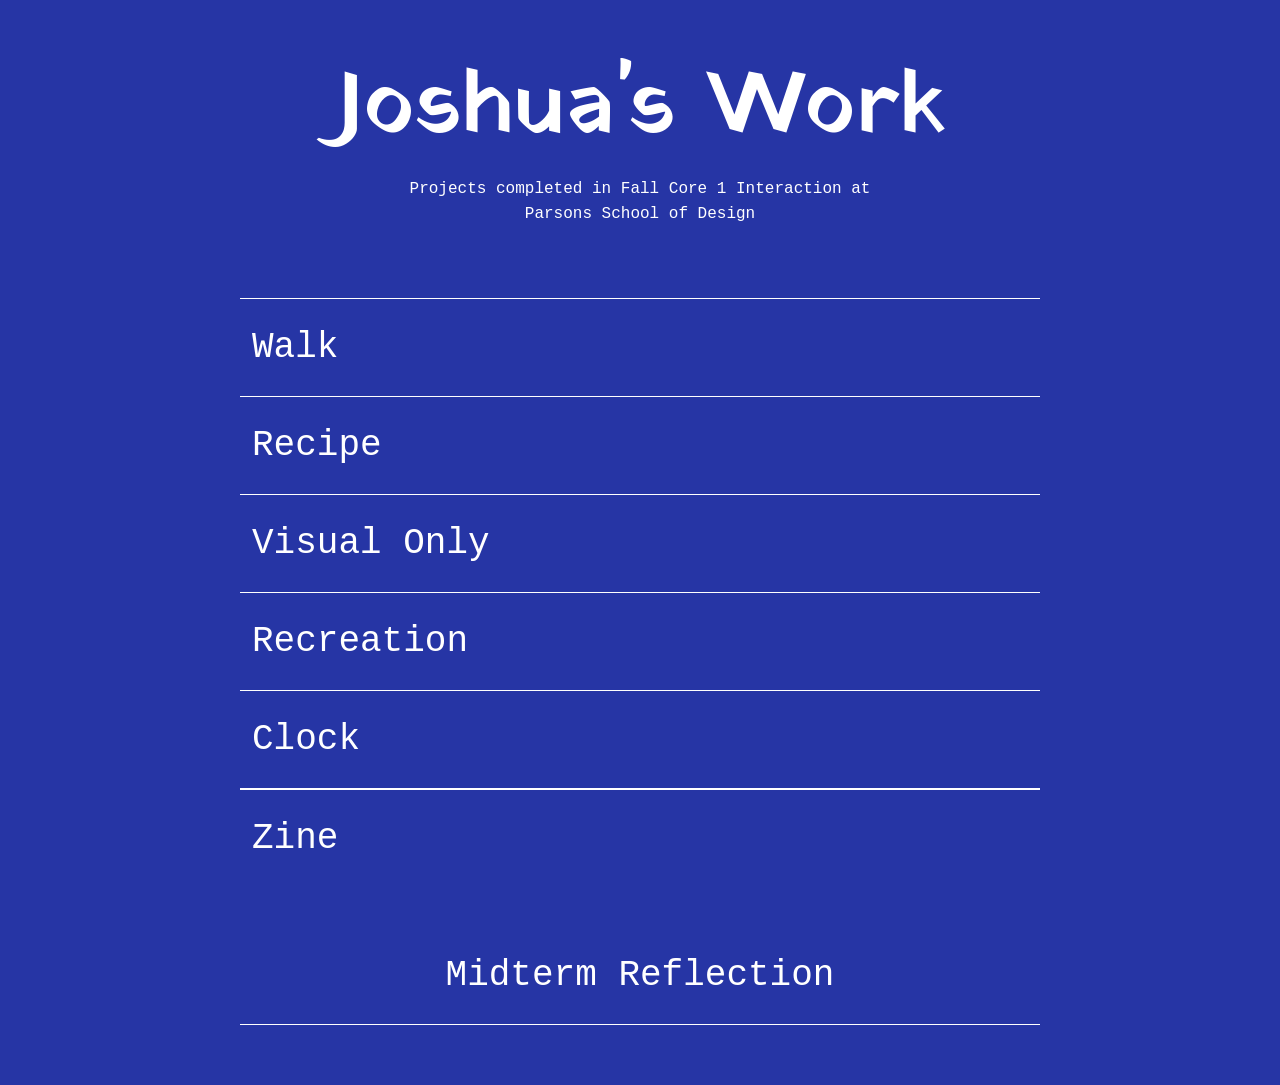
<file: index.html>
<!DOCTYPE html>
<html lang="en">

<head>
  <meta charset="utf-8">
  <meta name="viewport" content="width=device-width, initial-scale=1">

  <link rel="stylesheet" href="main.css">

  <link rel="preconnect" href="https://fonts.googleapis.com">
  <link rel="preconnect" href="https://fonts.gstatic.com" crossorigin>
  <link href="https://fonts.googleapis.com/css2?family=Yatra+One&display=swap"
    rel="stylesheet">

  <link rel="icon" type="image/png" href="favicon.png">

  <title>Joshua's Core 1 Interaction Projects</title>
</head>

<body>
  <div class="wrapper">

    <header class="heading">
      <h1>Joshua's Work</h1>
      <p>
        Projects completed in Fall Core 1 Interaction
        at Parsons School of Design
      </p>
    </header>

    <main class="entries">
      <div class="entry">
        <a href="projects/walk/index.html">Walk</a>
      </div>

      <div class="entry">
        <a href="projects/recipe/index.html">Recipe</a>
      </div>

      <div class="entry">
        <a href="projects/visual_only/index.html">Visual Only</a>
      </div>

      <div class="entry">
        <a href="projects/recreation/index.html">Recreation</a>
      </div>

      <div class="entry">
        <a href="projects/clock/index.html">Clock</a>
      </div>
    </main>
       
      <div class="entry">
        <a href="projects/Collabrative Zine/index.html">Zine</a>
    <footer>
      <a href="reflection.html">Midterm Reflection</a>
    </footer>

  </div>
</body>

</html>
</file>
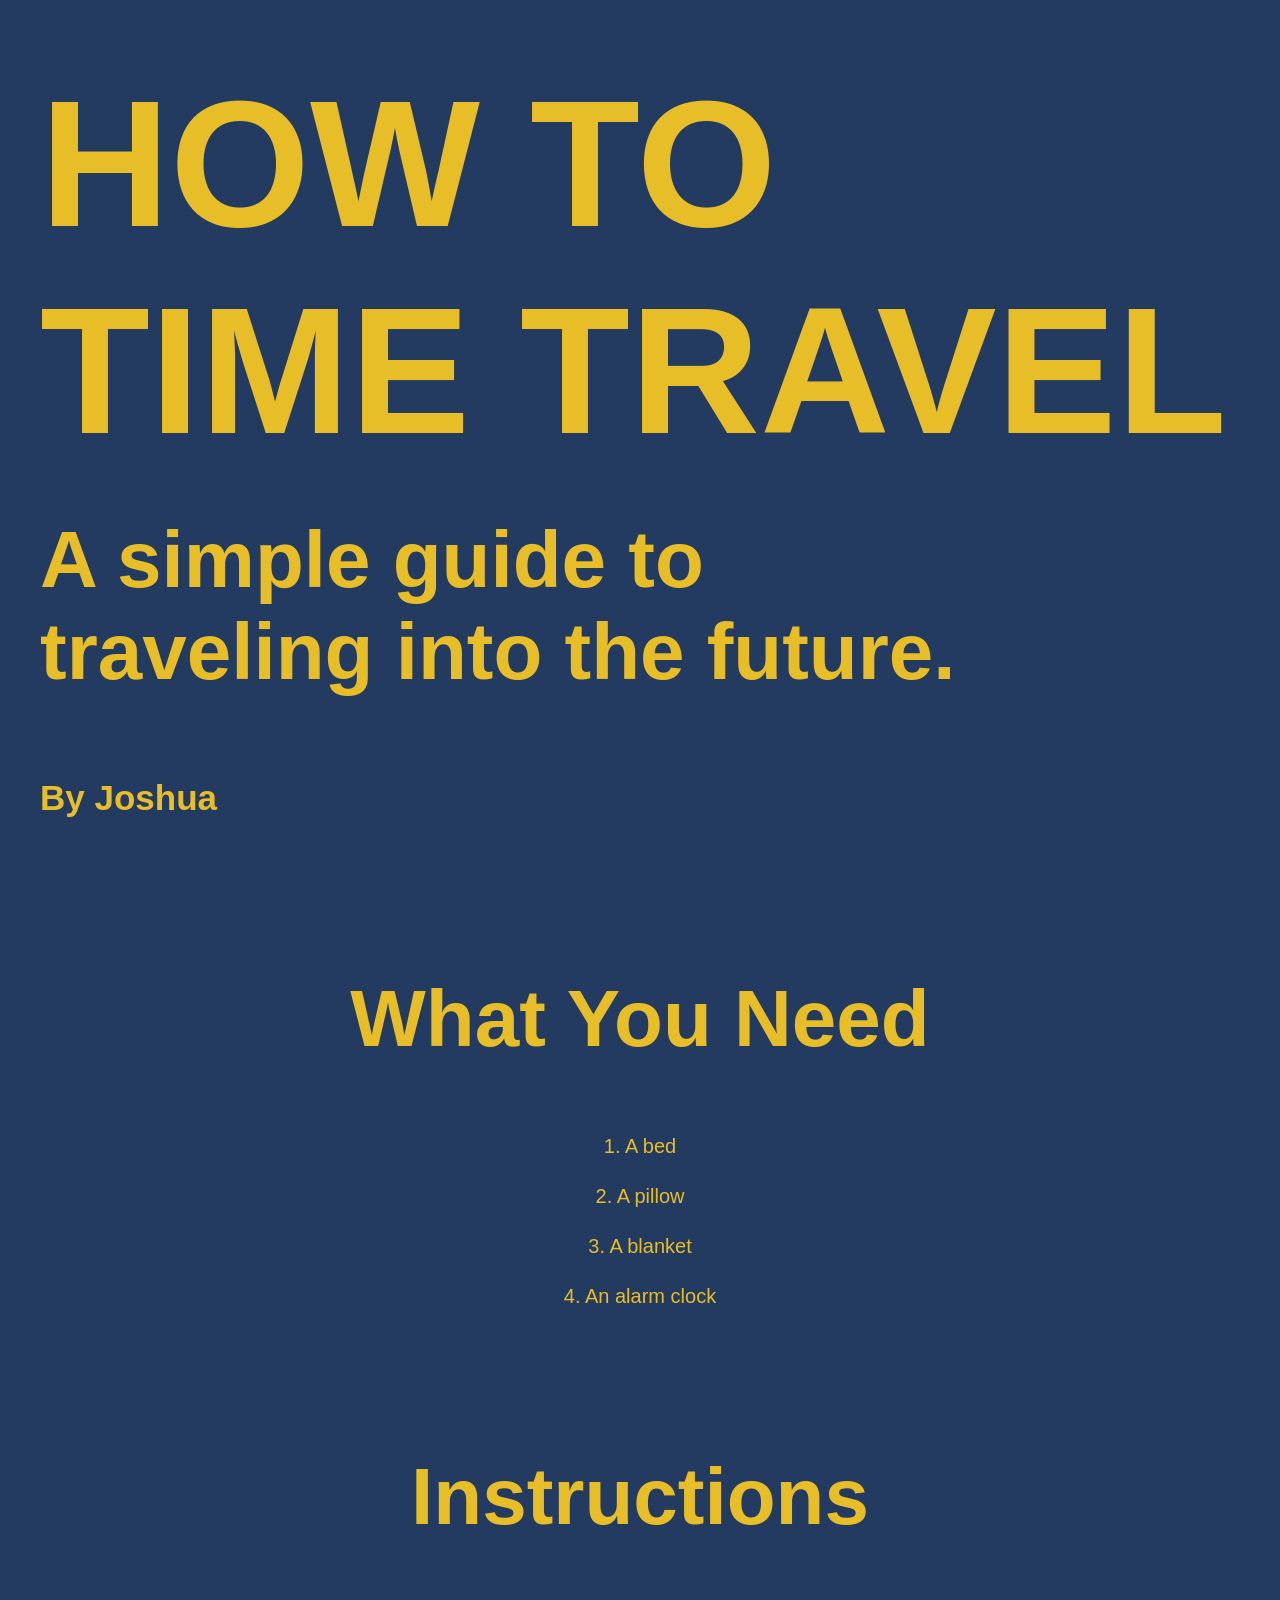
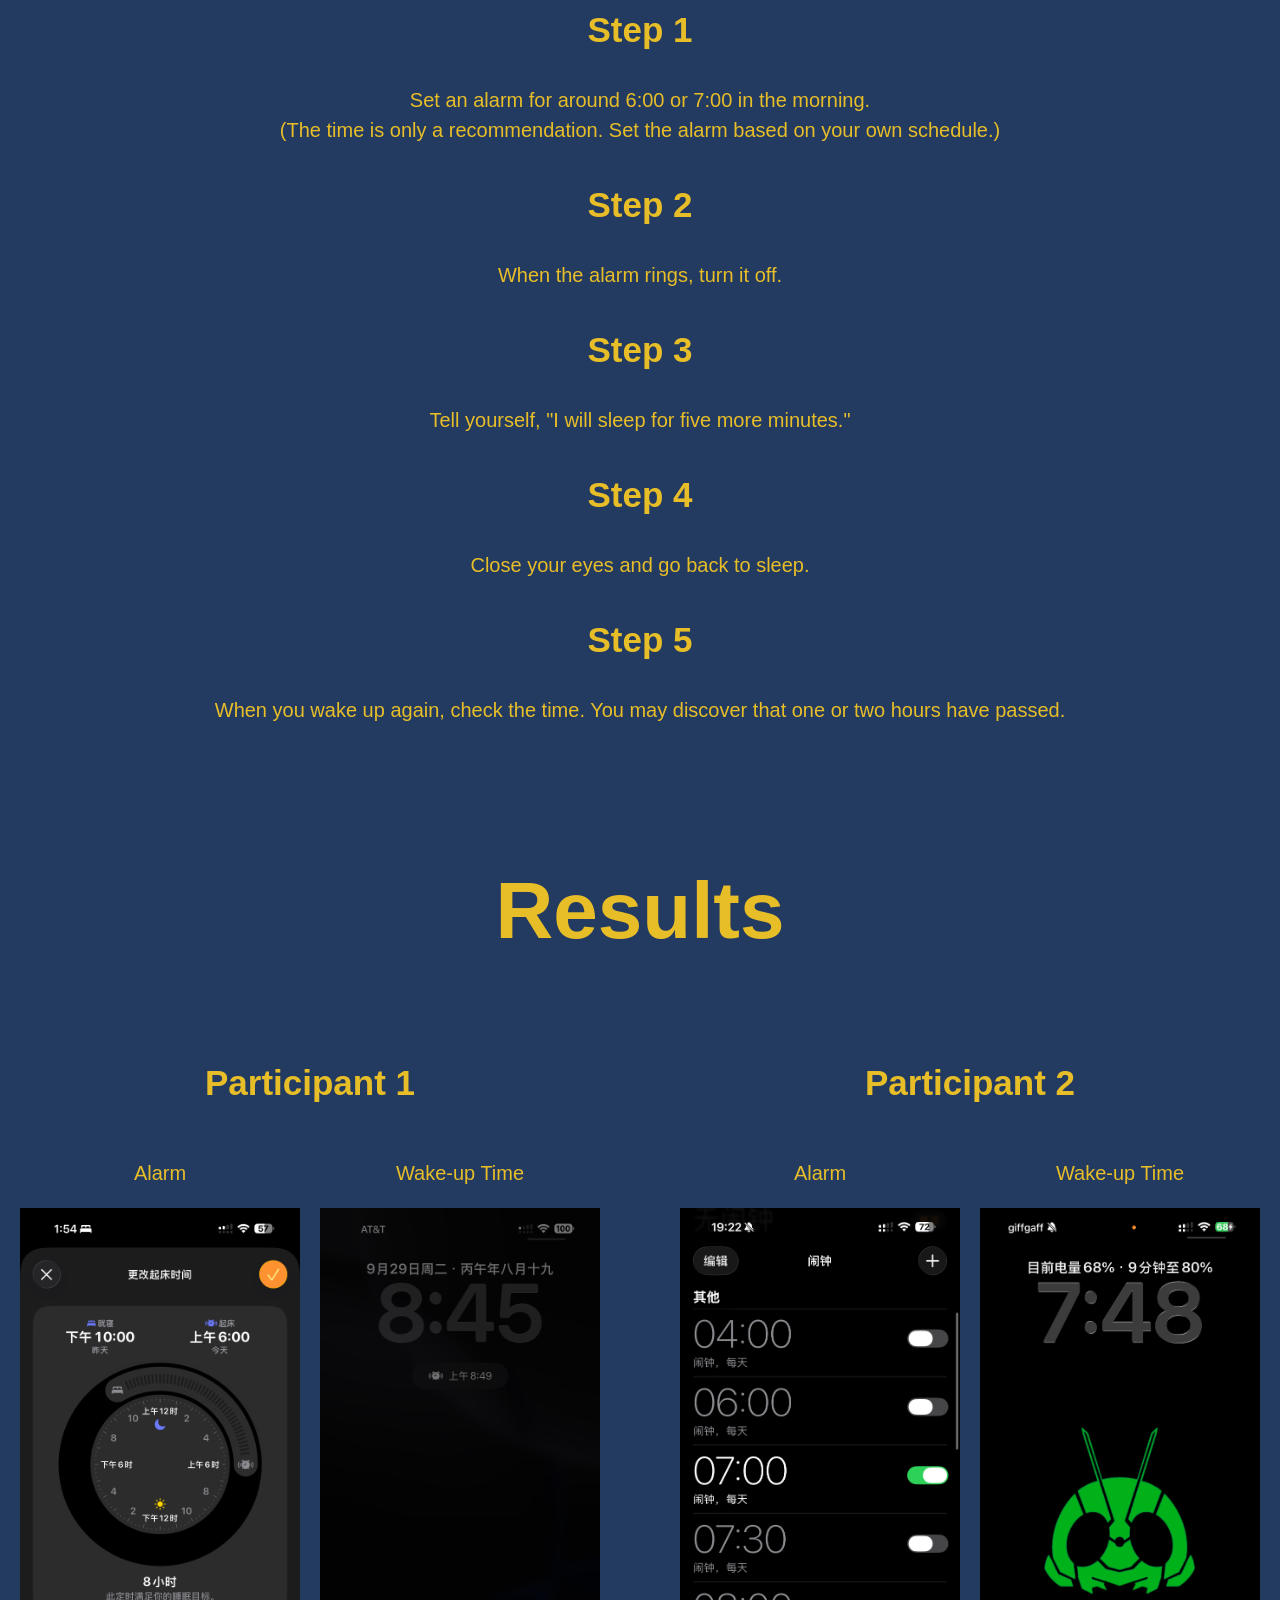
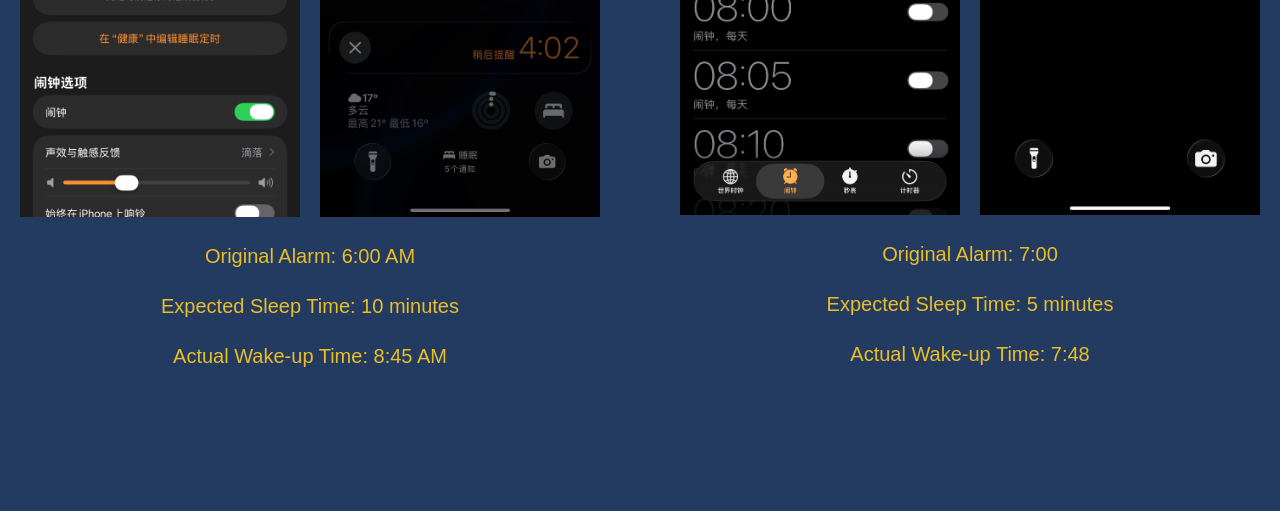
<file: project/recipe/index.html>
<!DOCTYPE html>
<html>
<head>
  <title>How to Time Travel</title>
  <link rel="stylesheet" href="style.css">
</head>

<body>

  <div class="title">
    <h1>
      HOW TO <br>
      TIME TRAVEL
    </h1>

    <h2>
      A simple guide to<br>
      traveling into the future.
    </h2>

    <h3>By Joshua</h3>
  </div>


  <div class="section">
    <h2>What You Need</h2>

    <p>1. A bed</p>
    <p>2. A pillow</p>
    <p>3. A blanket</p>
    <p>4. An alarm clock</p>
  </div>


  <div class="section">
    <h2>Instructions</h2>

    <h3>Step 1</h3>
    <p>
      Set an alarm for around 6:00 or 7:00 in the morning.<br>
      (The time is only a recommendation. Set the alarm based on your own schedule.)
    </p>

    <h3>Step 2</h3>
    <p>
      When the alarm rings, turn it off.
    </p>

    <h3>Step 3</h3>
    <p>
      Tell yourself, "I will sleep for five more minutes."
    </p>

    <h3>Step 4</h3>
    <p>
      Close your eyes and go back to sleep.
    </p>

    <h3>Step 5</h3>
    <p>
      When you wake up again, check the time.
      You may discover that one or two hours have passed.
    </p>
  </div>


  <div class="section">
    <h2>Results</h2>

    <div class="results-container">

      <div class="result">
        <h3>Participant 1</h3>

        <div class="photo-container">

          <div class="photo-item">
            <p>Alarm</p>
            <div class="result-image-box">
             <img src="img/cindy clock.png">
            </div>
          </div>

          <div class="photo-item">
            <p>Wake-up Time</p>
            <div class="result-image-box">
              <img src="img/cindy real wake up time.png">
            </div>
          </div>

        </div>

        <p>Original Alarm: 6:00 AM</p>
        <p>Expected Sleep Time: 10 minutes</p>
        <p>Actual Wake-up Time: 8:45 AM</p>
      </div>


      <div class="result">
        <h3>Participant 2</h3>

        <div class="photo-container">

          <div class="photo-item">
            <p>Alarm</p>

            <div class="result-image-box">
            <img src="img/justin Clock.png">
            </div>
          </div>

          <div class="photo-item">
            <p>Wake-up Time</p>

            <div class="result-image-box">
             <img src="img/justin real wake up time.png">
            </div>
          </div>

        </div>

        <p>Original Alarm: 7:00</p>
        <p>Expected Sleep Time: 5 minutes</p>
        <p>Actual Wake-up Time: 7:48</p>
      </div>

    </div>
  </div>


</body>
</html>
</file>
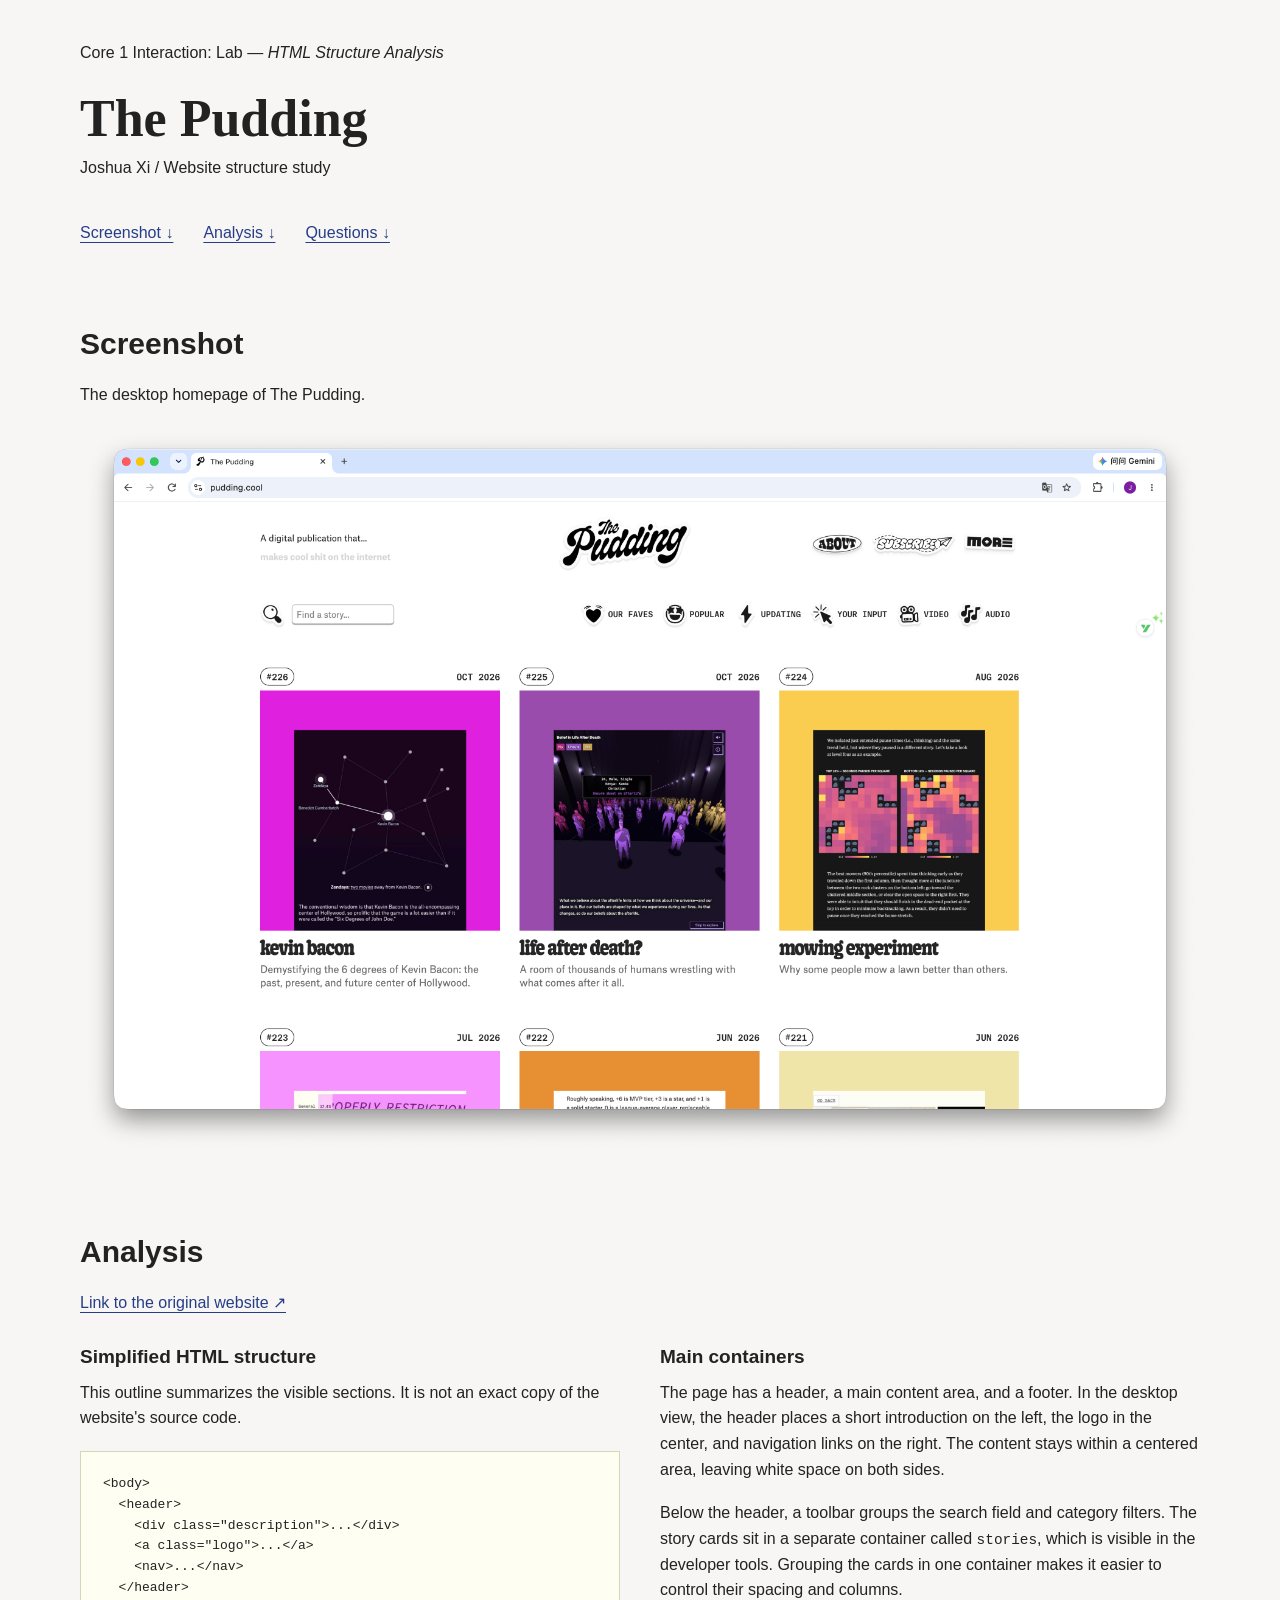
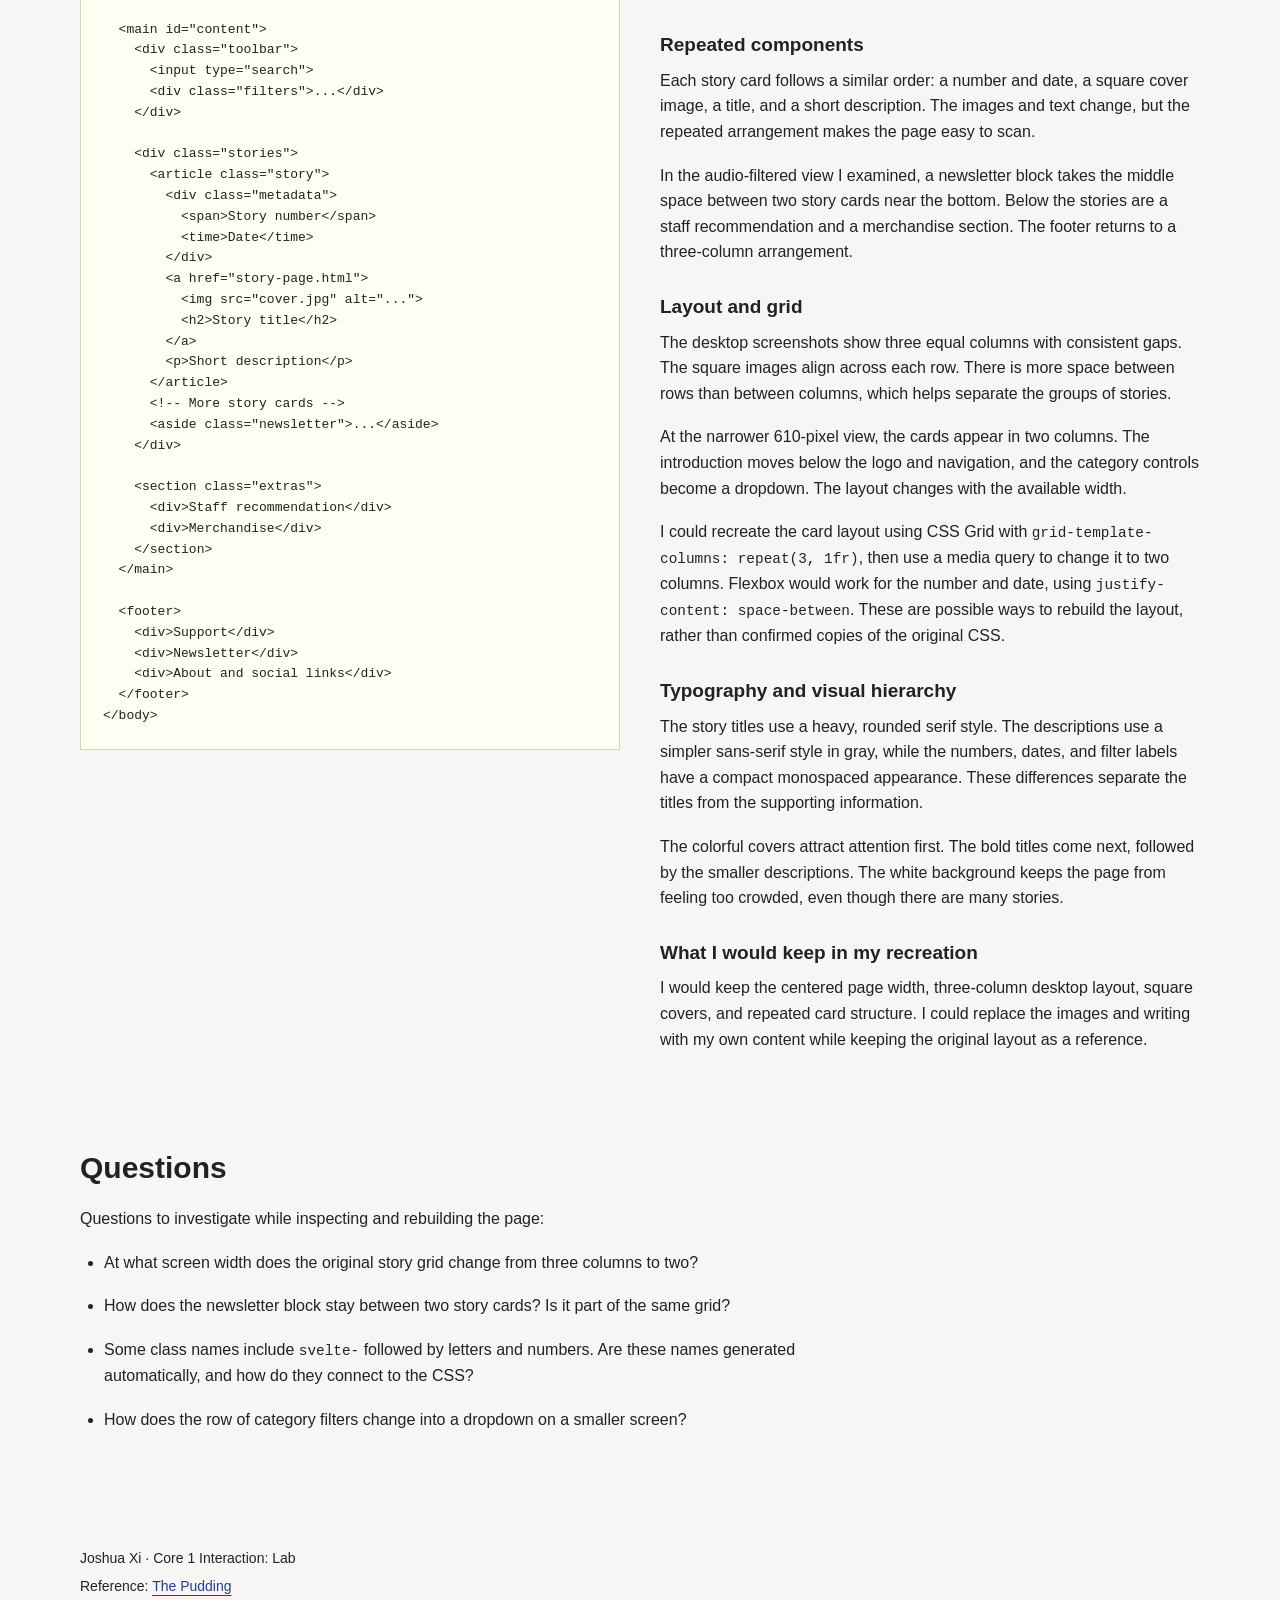
<file: projects/analysis/index.html>
<!DOCTYPE html>
<html lang="en">
  <head>
    <meta charset="utf-8">
    <title>The Pudding — HTML Structure Analysis</title>
    <meta name="viewport" content="width=device-width, initial-scale=1">
    <link rel="stylesheet" href="main.css">
  </head>
  <body>
    <header>
      Core 1 Interaction: Lab — <em>HTML Structure Analysis</em>
      <h1>The Pudding</h1>
      <p>Joshua Xi / Website structure study</p>
    </header>

    <nav id="table-of-contents" aria-label="Page contents">
      <ul>
        <li><a href="#screenshot">Screenshot ↓</a></li>
        <li><a href="#analysis">Analysis ↓</a></li>
        <li><a href="#questions">Questions ↓</a></li>
      </ul>
    </nav>

    <main>
      <section id="screenshot">
        <h2>Screenshot</h2>
        <p>The desktop homepage of The Pudding.</p>
        <img src="imgs/screenshot.png" alt="The Pudding homepage with a centered logo, navigation, and three columns of story cards.">
      </section>

      <section id="analysis">
        <h2>Analysis</h2>
        <p><a href="https://pudding.cool/" target="_blank" rel="noopener noreferrer">Link to the original website ↗</a></p>
        <div class="grid-col-2">
          <div>
            <h3>Simplified HTML structure</h3>
            <p>This outline summarizes the visible sections. It is not an exact copy of the website's source code.</p>
            <pre id="analysis--simplified-html"><code>&lt;body&gt;
  &lt;header&gt;
    &lt;div class="description"&gt;...&lt;/div&gt;
    &lt;a class="logo"&gt;...&lt;/a&gt;
    &lt;nav&gt;...&lt;/nav&gt;
  &lt;/header&gt;

  &lt;main id="content"&gt;
    &lt;div class="toolbar"&gt;
      &lt;input type="search"&gt;
      &lt;div class="filters"&gt;...&lt;/div&gt;
    &lt;/div&gt;

    &lt;div class="stories"&gt;
      &lt;article class="story"&gt;
        &lt;div class="metadata"&gt;
          &lt;span&gt;Story number&lt;/span&gt;
          &lt;time&gt;Date&lt;/time&gt;
        &lt;/div&gt;
        &lt;a href="story-page.html"&gt;
          &lt;img src="cover.jpg" alt="..."&gt;
          &lt;h2&gt;Story title&lt;/h2&gt;
        &lt;/a&gt;
        &lt;p&gt;Short description&lt;/p&gt;
      &lt;/article&gt;
      &lt;!-- More story cards --&gt;
      &lt;aside class="newsletter"&gt;...&lt;/aside&gt;
    &lt;/div&gt;

    &lt;section class="extras"&gt;
      &lt;div&gt;Staff recommendation&lt;/div&gt;
      &lt;div&gt;Merchandise&lt;/div&gt;
    &lt;/section&gt;
  &lt;/main&gt;

  &lt;footer&gt;
    &lt;div&gt;Support&lt;/div&gt;
    &lt;div&gt;Newsletter&lt;/div&gt;
    &lt;div&gt;About and social links&lt;/div&gt;
  &lt;/footer&gt;
&lt;/body&gt;</code></pre>
          </div>

          <div id="analysis--text">
            <h3>Main containers</h3>
            <p>The page has a header, a main content area, and a footer. In the desktop view, the header places a short introduction on the left, the logo in the center, and navigation links on the right. The content stays within a centered area, leaving white space on both sides.</p>
            <p>Below the header, a toolbar groups the search field and category filters. The story cards sit in a separate container called <code>stories</code>, which is visible in the developer tools. Grouping the cards in one container makes it easier to control their spacing and columns.</p>

            <h3>Repeated components</h3>
            <p>Each story card follows a similar order: a number and date, a square cover image, a title, and a short description. The images and text change, but the repeated arrangement makes the page easy to scan.</p>
            <p>In the audio-filtered view I examined, a newsletter block takes the middle space between two story cards near the bottom. Below the stories are a staff recommendation and a merchandise section. The footer returns to a three-column arrangement.</p>

            <h3>Layout and grid</h3>
            <p>The desktop screenshots show three equal columns with consistent gaps. The square images align across each row. There is more space between rows than between columns, which helps separate the groups of stories.</p>
            <p>At the narrower 610-pixel view, the cards appear in two columns. The introduction moves below the logo and navigation, and the category controls become a dropdown. The layout changes with the available width.</p>
            <p>I could recreate the card layout using CSS Grid with <code>grid-template-columns: repeat(3, 1fr)</code>, then use a media query to change it to two columns. Flexbox would work for the number and date, using <code>justify-content: space-between</code>. These are possible ways to rebuild the layout, rather than confirmed copies of the original CSS.</p>

            <h3>Typography and visual hierarchy</h3>
            <p>The story titles use a heavy, rounded serif style. The descriptions use a simpler sans-serif style in gray, while the numbers, dates, and filter labels have a compact monospaced appearance. These differences separate the titles from the supporting information.</p>
            <p>The colorful covers attract attention first. The bold titles come next, followed by the smaller descriptions. The white background keeps the page from feeling too crowded, even though there are many stories.</p>

            <h3>What I would keep in my recreation</h3>
            <p>I would keep the centered page width, three-column desktop layout, square covers, and repeated card structure. I could replace the images and writing with my own content while keeping the original layout as a reference.</p>
          </div>
        </div>
      </section>

      <section id="questions">
        <h2>Questions</h2>
        <p>Questions to investigate while inspecting and rebuilding the page:</p>
        <ul>
          <li>At what screen width does the original story grid change from three columns to two?</li>
          <li>How does the newsletter block stay between two story cards? Is it part of the same grid?</li>
          <li>Some class names include <code>svelte-</code> followed by letters and numbers. Are these names generated automatically, and how do they connect to the CSS?</li>
          <li>How does the row of category filters change into a dropdown on a smaller screen?</li>
        </ul>
      </section>
    </main>

    <footer>
      <p>Joshua Xi · Core 1 Interaction: Lab</p>
      <p>Reference: <a href="https://pudding.cool/">The Pudding</a></p>
    </footer>
  </body>
</html>
</file>
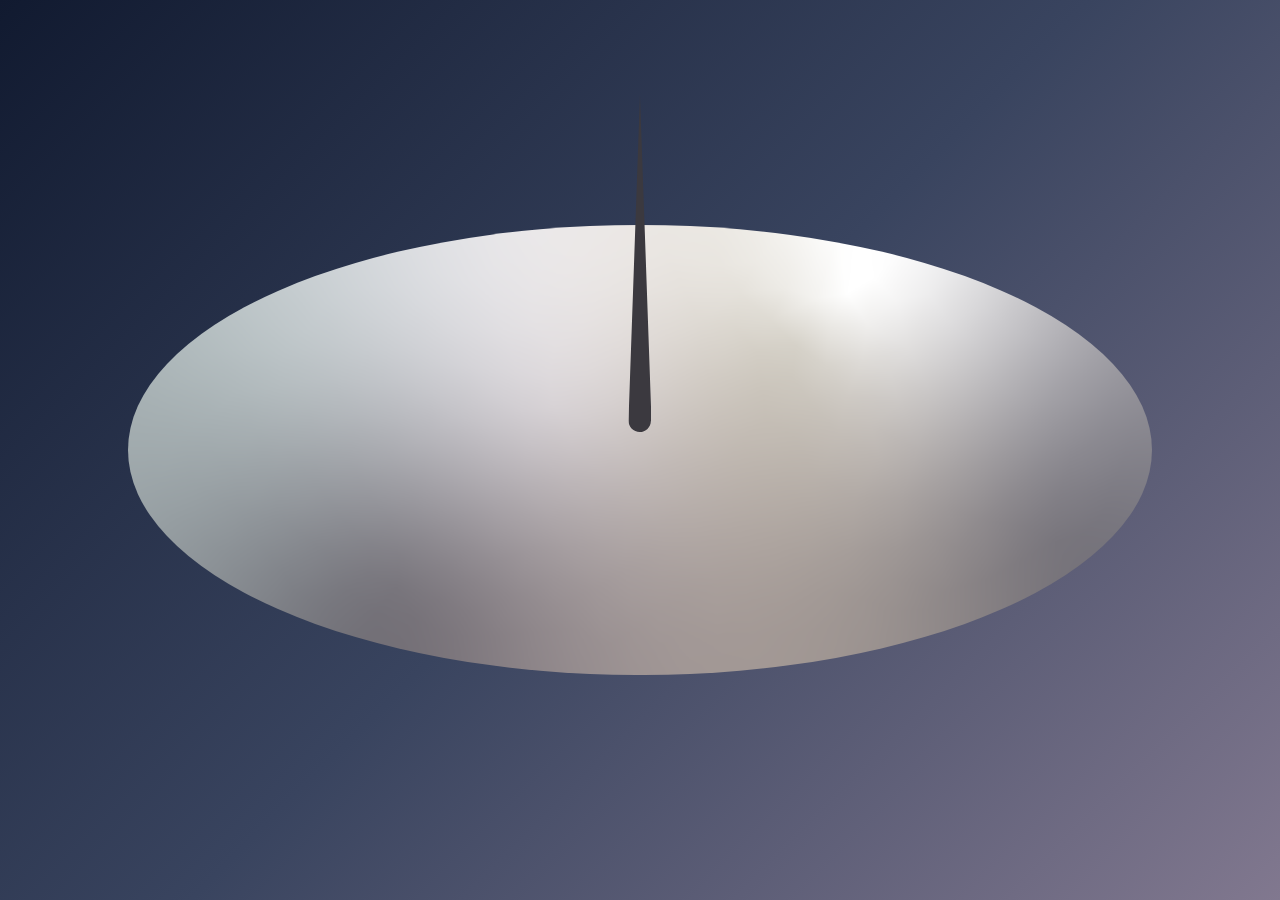
<file: projects/clock/index.html>
<!DOCTYPE html>
<html lang="zh-CN">
<head>
  <meta charset="UTF-8">
  <meta name="viewport" content="width=device-width, initial-scale=1">
  <title>Clock</title>
  <link rel="stylesheet" href="main.css">
</head>
<body>
  <div class="sundial">
    <img class="base" src="base.svg" alt="base">

    <img class="shadow" src="shadow.svg" alt="">

    <img class="pointer" src="pointer.svg" alt="pointer">
  </div>
  <script src="main.js"></script>
</body>
</html>
</file>
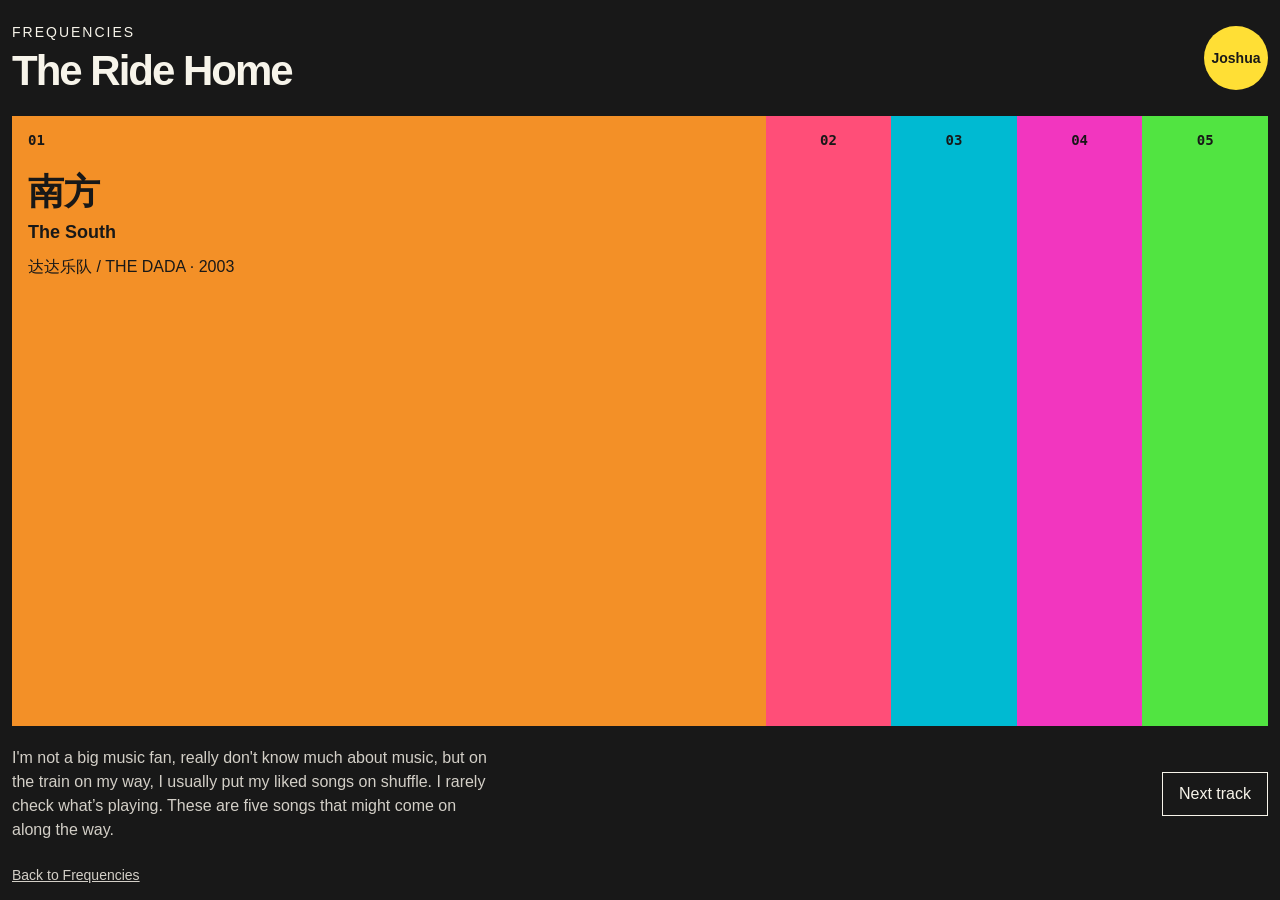
<file: projects/Collabrative Zine/index.html>
<!DOCTYPE html>
<html lang="en">
<head>
  <meta charset="UTF-8">
  <meta name="viewport" content="width=device-width, initial-scale=1">
  <title>The Ride Home · Frequencies</title>
  <link rel="stylesheet" href="style.css">
</head>
<script src="main.js" defer></script>
<body>
  <header>
    <div>
      <p class="zine">Frequencies</p>
      <h1>The Ride Home</h1>
    </div>
    <div class="pin">Joshua</div>
  </header>

  <main>
    <div class="tracks" aria-live="polite">
      <article class="track orange active">
        <span class="track-number">01</span>
        <div class="track-info">
          <h2 lang="zh-Hans">南方</h2>
          <p class="english-title">The South</p>
          <p class="artist"><span lang="zh-Hans">达达乐队</span> / THE DADA · 2003</p>
        </div>
      </article>

      <article class="track red">
        <span class="track-number">02</span>
        <div class="track-info" hidden>
          <h2 lang="zh-Hans">这一切没有<br>想象的那么糟</h2>
          <p class="english-title">All the Things Are Better Than You Thought</p>
          <p class="artist"><span lang="zh-Hans">万晓利</span> / Wan Xiaoli · 2006</p>
        </div>
      </article>

      <article class="track blue">
        <span class="track-number">03</span>
        <div class="track-info" hidden>
          <h2 lang="zh-Hans">那一年</h2>
          <p class="english-title">That Year</p>
          <p class="artist"><span lang="zh-Hans">许巍</span> / Xu Wei · 2000</p>
        </div>
      </article>

      <article class="track pink">
        <span class="track-number">04</span>
        <div class="track-info" hidden>
          <h2 lang="zh-Hans">生如夏花</h2>
          <p class="english-title">Life Like Summer Flowers</p>
          <p class="artist"><span lang="zh-Hans">朴树</span> / Pu Shu · 2003</p>
        </div>
      </article>

      <article class="track green">
        <span class="track-number">05</span>
        <div class="track-info" hidden>
          <h2 lang="zh-Hans">世外桃源</h2>
          <p class="english-title">A Hidden Paradise</p>
          <p class="artist"><span lang="zh-Hans">许巍</span> / Xu Wei · 2012</p>
        </div>
      </article>
    </div>

    <div class="controls">
      <p class="intro">
        I'm not a big music fan, really don't know much about music, but on the train on my way, I usually put my liked songs on shuffle.
        I rarely check what’s playing. These are five songs that might come on along the way.
      </p>
      <button id="next-button" type="button">Next track</button>
    </div>
      <footer>
    <a href="index.html">Back to Frequencies</a>
  </footer>
  </main>
</body>
</html>
</file>
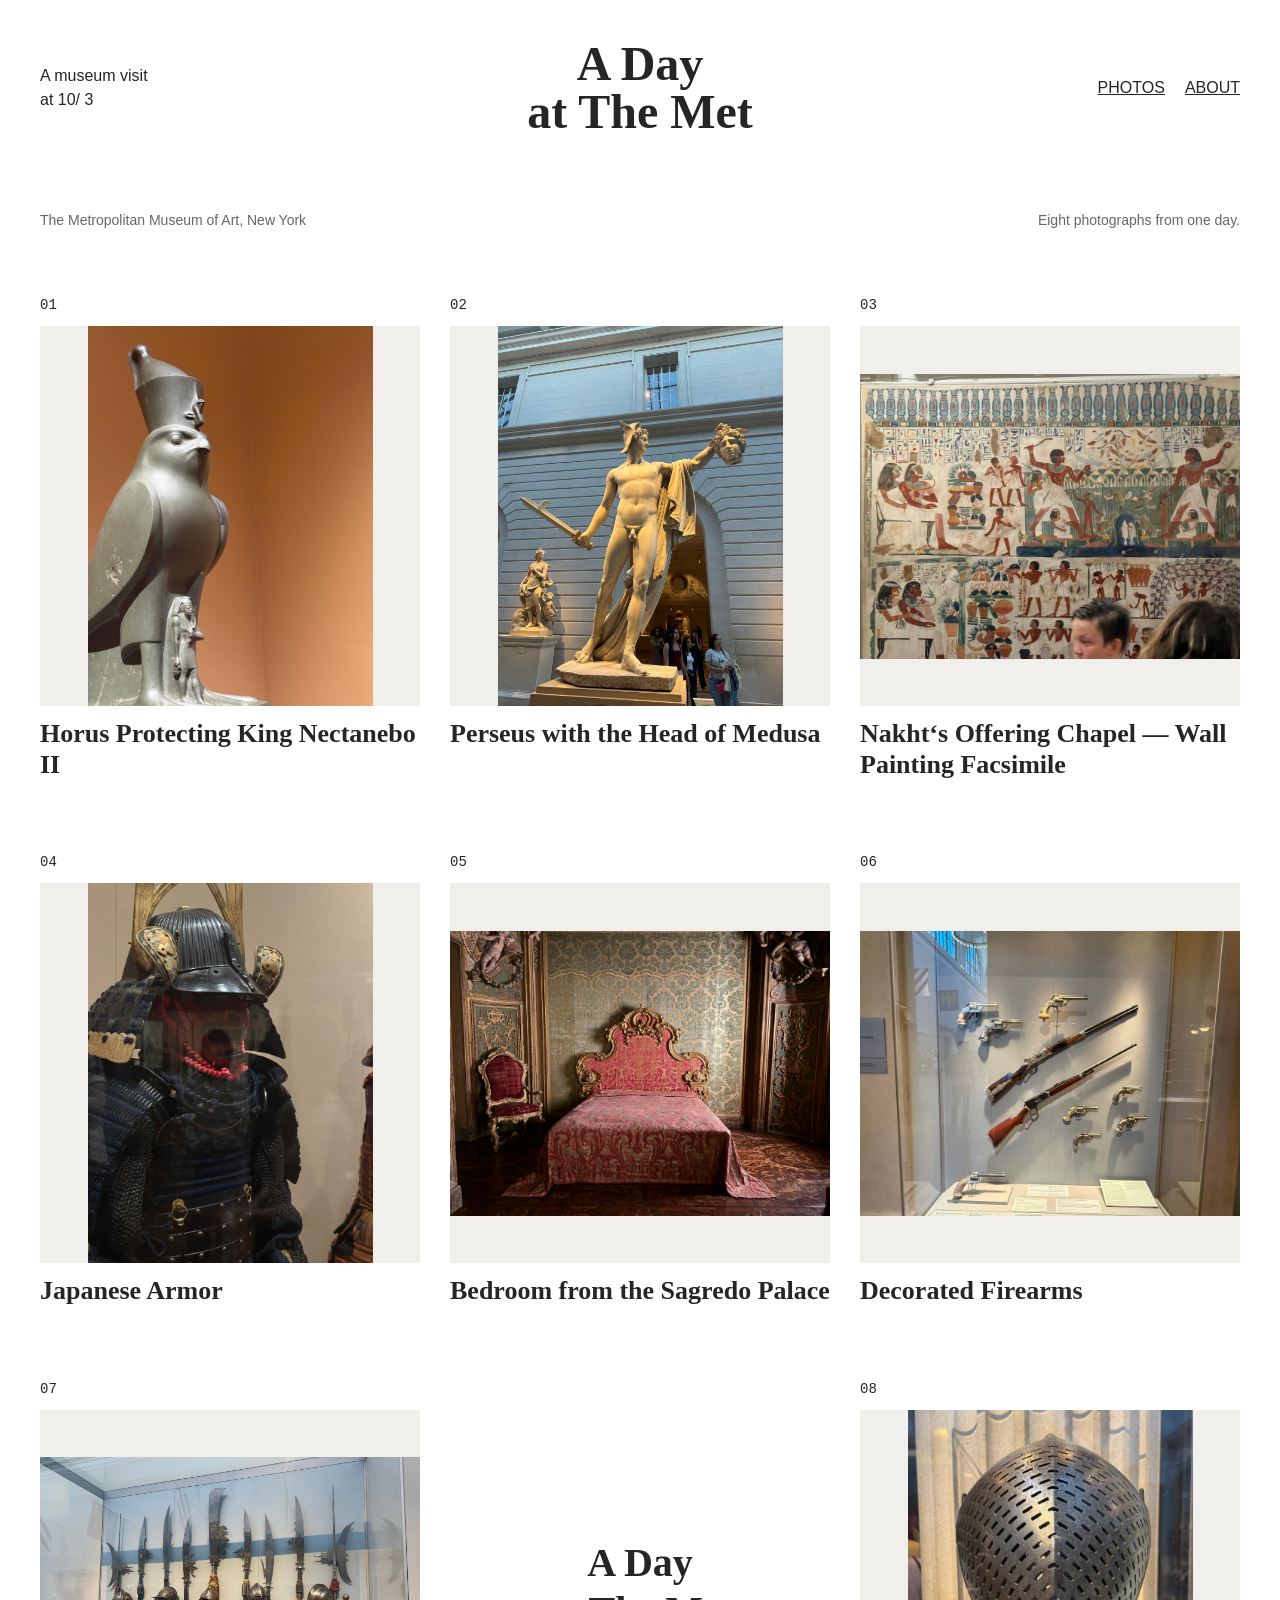
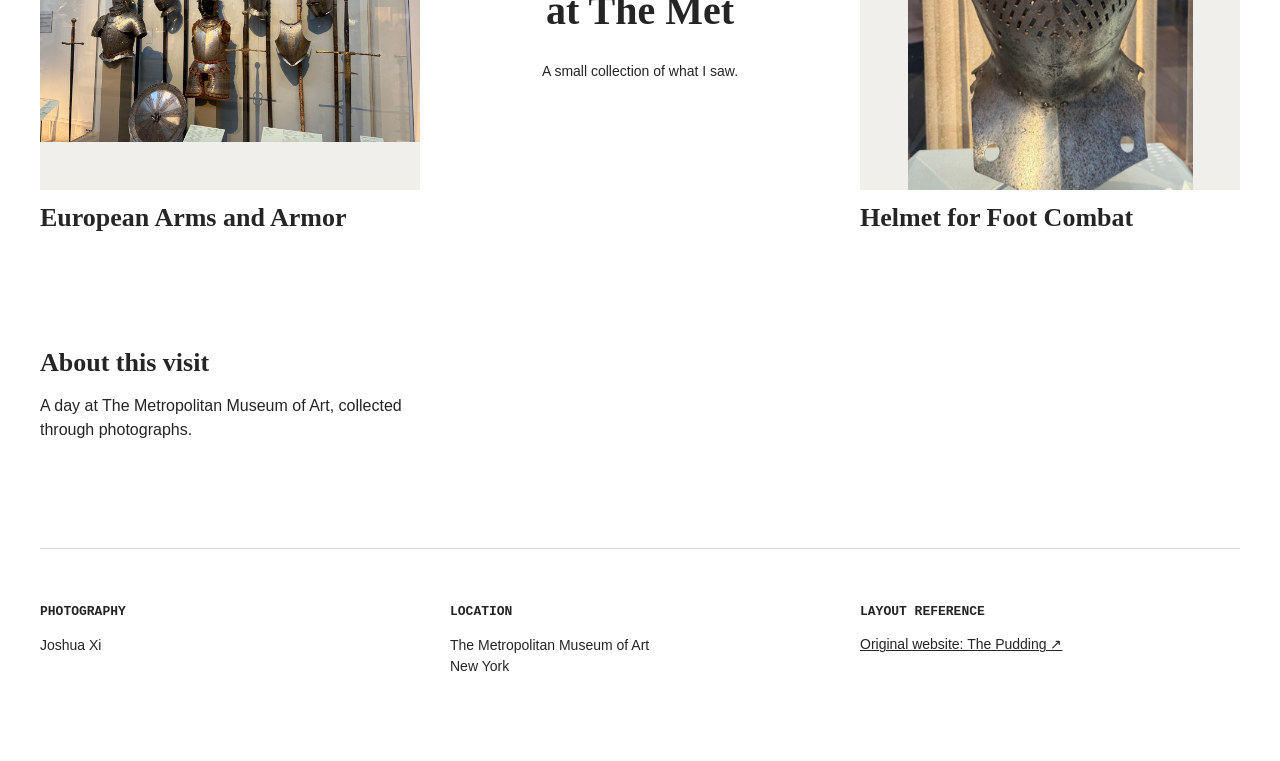
<file: projects/recreation/index.html>
<!DOCTYPE html>
<html lang="en">

<head>
  <meta charset="UTF-8">
  <meta name="viewport" content="width=device-width, initial-scale=1">
  <title>A Day at The Met</title>
  <link rel="stylesheet" href="main.css">
</head>

<body>

  <header class="header">
    <p>
      A museum visit<br>
      at 10/ 3
    </p>

    <h1>
      A Day<br>
      at The Met
    </h1>

    <nav>
      <a href="#photos">PHOTOS</a>
      <a href="#about">ABOUT</a>
    </nav>
  </header>

  <main>

    <div class="intro">
      <p>The Metropolitan Museum of Art, New York</p>
      <p>Eight photographs from one day.</p>
    </div>

    <section class="gallery" id="photos">

      <article class="card">
        <p class="number">01</p>
        <img src="img/recreation 1.jpg" alt="Museum photograph 1">
        <h2>Horus Protecting King Nectanebo II</h2>
      </article>

      <article class="card">
        <p class="number">02</p>
        <img src="img/recreation 2.jpg" alt="Museum photograph 2">
        <h2>Perseus with the Head of Medusa</h2>
      </article>

      <article class="card">
        <p class="number">03</p>
        <img src="img/recreation 3.jpg" alt="Museum photograph 3">
        <h2>Nakht‘s Offering Chapel — Wall Painting Facsimile</h2>
      </article>

      <article class="card">
        <p class="number">04</p>
        <img src="img/recreation 4.jpg" alt="Museum photograph 4">
        <h2>Japanese Armor</h2>
      </article>

      <article class="card">
        <p class="number">05</p>
        <img src="img/recreation 5.jpg" alt="Museum photograph 5">
        <h2>Bedroom from the Sagredo Palace</h2>
      </article>

      <article class="card">
        <p class="number">06</p>
        <img src="img/recreation 6.jpg" alt="Museum photograph 6">
        <h2>Decorated Firearms</h2>
      </article>

      <article class="card">
        <p class="number">07</p>
        <img src="img/recreation 7.jpg" alt="Museum photograph 7">
        <h2>European Arms and Armor</h2>
      </article>

      <aside class="visit-note">
        <h2>
          A Day<br>
          at The Met
        </h2>

        <p>A small collection of what I saw.</p>
      </aside>

      <article class="card">
        <p class="number">08</p>
        <img src="img/recreation 8.jpg" alt="Museum photograph 8">
        <h2>Helmet for Foot Combat</h2>
      </article>

    </section>

    <section class="details" id="about">

      <div>
        <h2>About this visit</h2>
        <p>
          A day at The Metropolitan Museum of Art,
          collected through photographs.
        </p>
      </div>

    </section>

  </main>

  <footer class="footer">

    <div>
      <h3>PHOTOGRAPHY</h3>
      <p>Joshua Xi</p>
    </div>

    <div>
      <h3>LOCATION</h3>
      <p>
        The Metropolitan Museum of Art<br>
        New York
      </p>
    </div>

    <div>
      <h3>LAYOUT REFERENCE</h3>

      <a href="https://pudding.cool/">
        Original website: The Pudding ↗
      </a>
    </div>

  </footer>

</body>

</html>
</file>
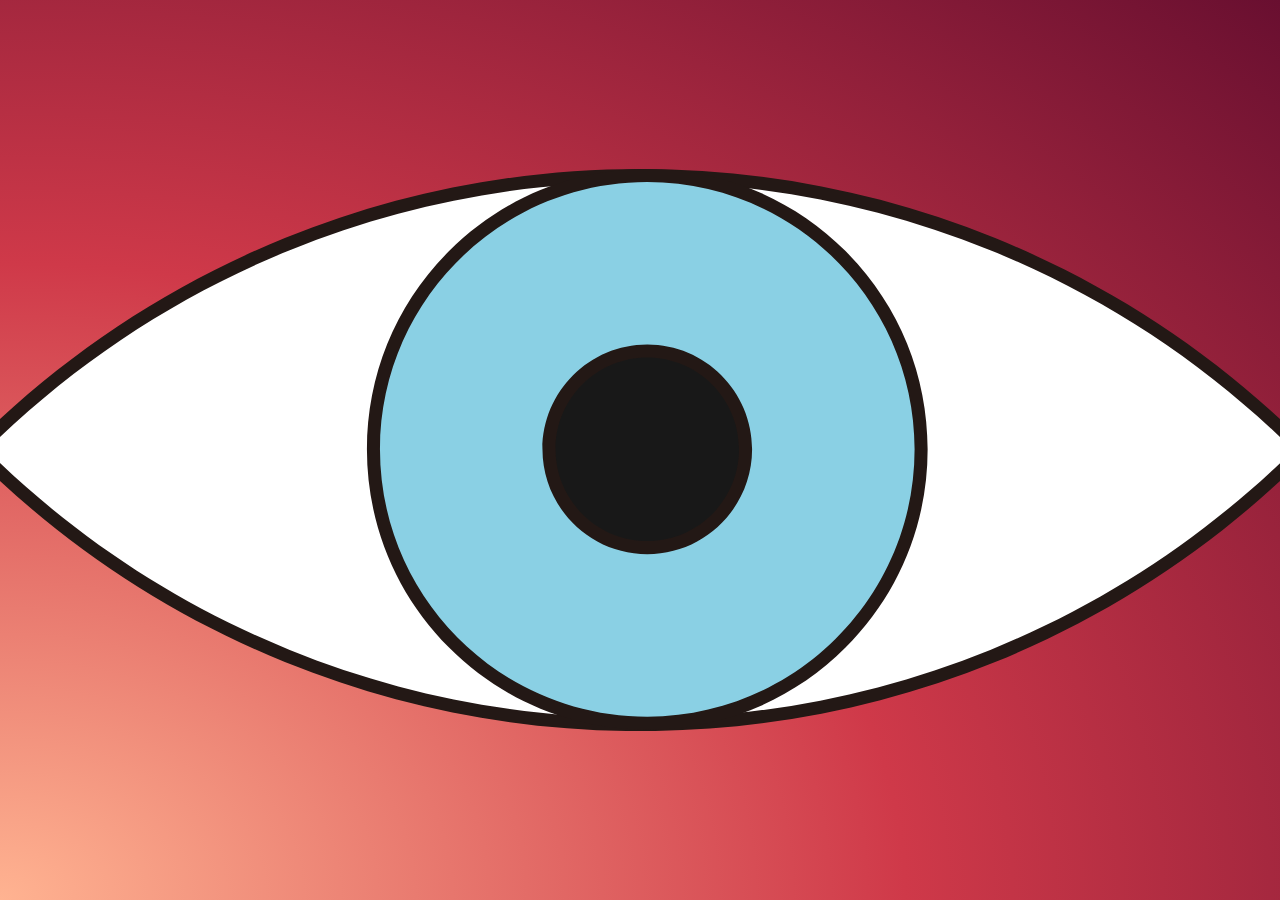
<file: projects/Visual Only/index.html>
<!DOCTYPE html>
<html lang="en">
<head>
  <meta charset="UTF-8">
  <meta name="viewport" content="width=device-width, initial-scale=1">
  <title>Visual Only Website</title>
  <style>
    html, body {
      height: 100%;
      margin: 0;
    }
    body {
      background: radial-gradient(
        ellipse at bottom left,
        #95e9f5,
        #247eb8,
        #064677
      );
      transition: background 1s ease-in-out;
    }
    .container {
      height: 100%;
      display: flex;
      justify-content: center;
      align-items: center;
      overflow: hidden;
    }
    .eye {
      width: 35vw;
      height: auto;
      flex-shrink: 0;
      animation: blink 6s ease-in-out infinite;
    }
    @keyframes blink {
      0%, 45%, 51%, 100% {
        transform: scaleY(1);
      }
      48% {
        transform: scaleY(0.03);
      }
    }
    @media (min-width: 1100px) {
      .eye {
        width: 105vw;
      }
      body {
        background: radial-gradient(
          ellipse at bottom left,
          #ffb391,
          #cf3949,
          #690f30
        );
      }
    }
    @media (prefers-reduced-motion: reduce) {
      .eye {
        animation: none;
      }
    }
  </style>
</head>
<body>
  <div class="container">
    <svg class="eye" id="_图层_1" data-name="图层 1" xmlns="http://www.w3.org/2000/svg" viewBox="0 0 1030.28 430.9">
      <defs>
        <style>
          .cls-1 { fill: #231815; }
          .cls-2 { fill: #fff; }
          .cls-3 { fill: #8ad0e4; }
          .cls-4 { fill: #181818; }
        </style>
      </defs>
      <path class="cls-2" d="M155.88-143.81h0c396.56,0,718.52,321.96,718.52,718.52h0c-396.56,0-718.52-321.96-718.52-718.52h0Z" transform="translate(-1.47 427.36) rotate(-45)"/>
      <path class="cls-1" d="M515.14,430.9c-93.97,0-185.57-17.82-272.26-52.98C153.13,341.52,72.6,288.05,3.54,218.99l-3.54-3.54,3.54-3.54C72.6,142.85,153.13,89.38,242.88,52.98,329.57,17.83,421.17,0,515.14,0c93.97,0,185.57,17.82,272.26,52.98,89.75,36.4,170.28,89.87,239.35,158.94l3.54,3.54-3.54,3.54c-69.06,69.07-149.59,122.54-239.35,158.94-86.69,35.15-178.29,52.98-272.26,52.98ZM14.17,215.45c67.31,66.4,145.51,117.94,232.48,153.2,85.49,34.67,175.83,52.25,268.5,52.25s183.01-17.58,268.5-52.25c86.97-35.27,165.16-86.8,232.48-153.2-67.31-66.4-145.51-117.94-232.47-153.2-85.49-34.67-175.83-52.25-268.5-52.25-92.67,0-183.01,17.58-268.5,52.25C159.67,97.51,81.48,149.05,14.17,215.45Z"/>
      <circle class="cls-3" cx="520.72" cy="214.92" r="209.92"/>
      <path class="cls-1" d="M520.72,429.83c-57.41,0-111.38-22.36-151.97-62.95s-62.95-94.56-62.95-151.97,22.35-111.38,62.95-151.97S463.32,0,520.72,0s111.38,22.35,151.97,62.95c40.59,40.59,62.95,94.56,62.95,151.97s-22.35,111.38-62.95,151.97c-40.59,40.59-94.56,62.95-151.97,62.95ZM520.72,10c-112.99,0-204.92,91.92-204.92,204.92s91.92,204.92,204.92,204.92,204.92-91.92,204.92-204.92S633.71,10,520.72,10Z"/>
      <circle class="cls-4" cx="520.72" cy="214.92" r="75.35"/>
      <path class="cls-1" d="M520.72,295.27c-44.31,0-80.35-36.05-80.35-80.35s36.05-80.35,80.35-80.35,80.35,36.05,80.35,80.35-36.05,80.35-80.35,80.35ZM520.72,144.56c-38.79,0-70.35,31.56-70.35,70.35s31.56,70.35,70.35,70.35,70.35-31.56,70.35-70.35-31.56-70.35-70.35-70.35Z"/>
    </svg>
  </div>
</body>
</html>
</file>
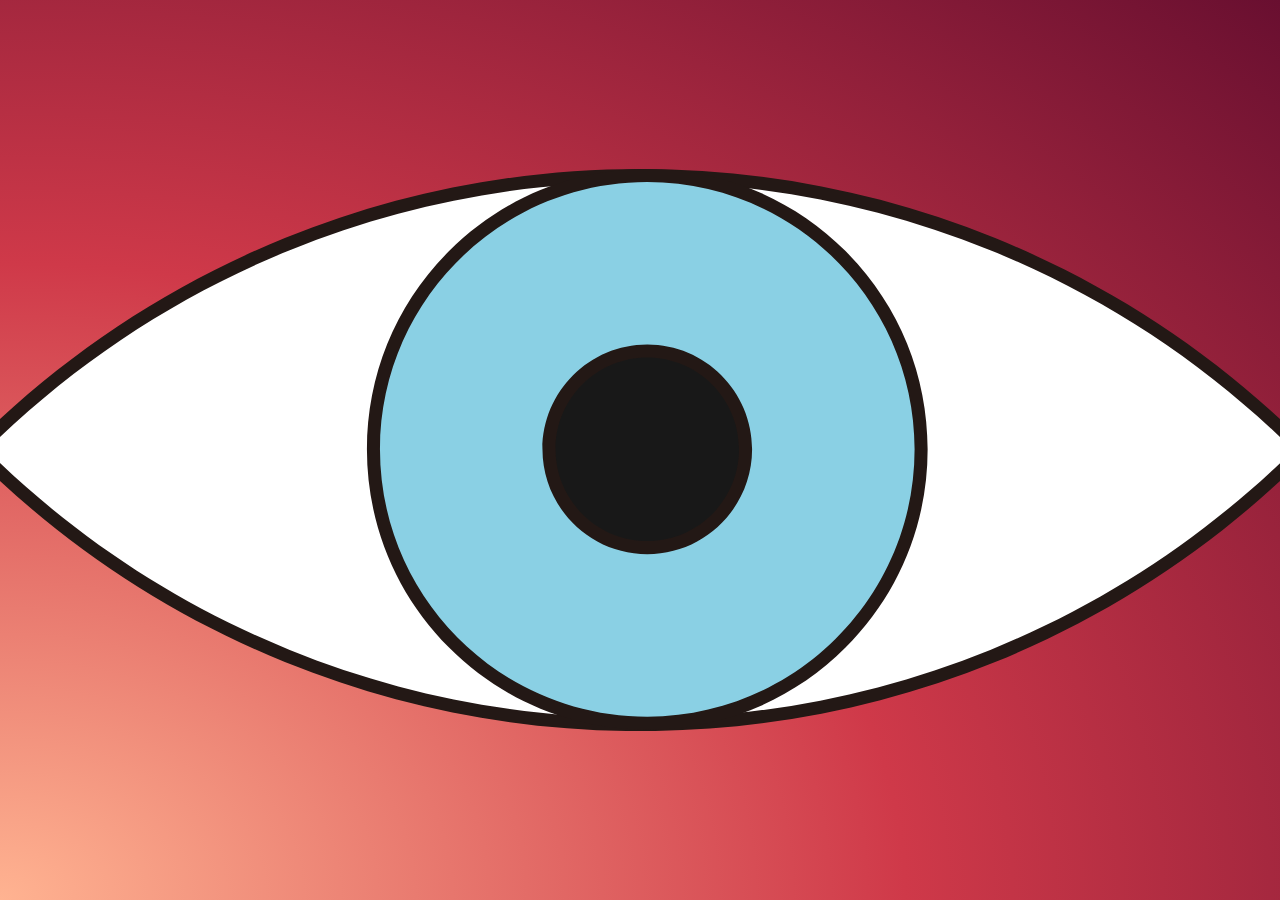
<file: projects/visual_only/index.html>
<!DOCTYPE html>
<html lang="en">
<head>
  <meta charset="UTF-8">
  <meta name="viewport" content="width=device-width, initial-scale=1">
  <title>Visual Only Website</title>
  <style>
    html, body {
      height: 100%;
      margin: 0;
    }
body {
  background: radial-gradient(
    ellipse at bottom left,
    #95e9f5,
    #247eb8,
    #064677
  );
  transition: background 1s ease-in-out;
}
    .container {
      height: 100%;
      display: flex;
      justify-content: center;
      align-items: center;
      overflow: hidden;
    }
    .eye {
      width: 35vw;
      height: auto;
      flex-shrink: 0;
      animation: blink 6s ease-in-out infinite;
    }
    @keyframes blink {
      0%, 45%, 51%, 100% {
        transform: scaleY(1);
      }
      48% {
        transform: scaleY(0.03);
      }
    }
  @media (min-width: 1100px) {
  .eye {
    width: 105vw;
  }
  body {
    background: radial-gradient(
      ellipse at bottom left,
      #ffb391,
      #cf3949,
      #690f30
    );
  }
}
    @media (prefers-reduced-motion: reduce) {
      .eye {
        animation: none;
      }
    }
  </style>
</head>
<body>
  <div class="container">
    <svg class="eye" id="_图层_1" data-name="图层 1" xmlns="http://www.w3.org/2000/svg" viewBox="0 0 1030.28 430.9">
      <defs>
        <style>
          .cls-1 { fill: #231815; }
          .cls-2 { fill: #fff; }
          .cls-3 { fill: #8ad0e4; }
          .cls-4 { fill: #181818; }
        </style>
      </defs>
      <path class="cls-2" d="M155.88-143.81h0c396.56,0,718.52,321.96,718.52,718.52h0c-396.56,0-718.52-321.96-718.52-718.52h0Z" transform="translate(-1.47 427.36) rotate(-45)"/>
      <path class="cls-1" d="M515.14,430.9c-93.97,0-185.57-17.82-272.26-52.98C153.13,341.52,72.6,288.05,3.54,218.99l-3.54-3.54,3.54-3.54C72.6,142.85,153.13,89.38,242.88,52.98,329.57,17.83,421.17,0,515.14,0c93.97,0,185.57,17.82,272.26,52.98,89.75,36.4,170.28,89.87,239.35,158.94l3.54,3.54-3.54,3.54c-69.06,69.07-149.59,122.54-239.35,158.94-86.69,35.15-178.29,52.98-272.26,52.98ZM14.17,215.45c67.31,66.4,145.51,117.94,232.48,153.2,85.49,34.67,175.83,52.25,268.5,52.25s183.01-17.58,268.5-52.25c86.97-35.27,165.16-86.8,232.48-153.2-67.31-66.4-145.51-117.94-232.47-153.2-85.49-34.67-175.83-52.25-268.5-52.25-92.67,0-183.01,17.58-268.5,52.25C159.67,97.51,81.48,149.05,14.17,215.45Z"/>
      <circle class="cls-3" cx="520.72" cy="214.92" r="209.92"/>
      <path class="cls-1" d="M520.72,429.83c-57.41,0-111.38-22.36-151.97-62.95s-62.95-94.56-62.95-151.97,22.35-111.38,62.95-151.97S463.32,0,520.72,0s111.38,22.35,151.97,62.95c40.59,40.59,62.95,94.56,62.95,151.97s-22.35,111.38-62.95,151.97c-40.59,40.59-94.56,62.95-151.97,62.95ZM520.72,10c-112.99,0-204.92,91.92-204.92,204.92s91.92,204.92,204.92,204.92,204.92-91.92,204.92-204.92S633.71,10,520.72,10Z"/>
      <circle class="cls-4" cx="520.72" cy="214.92" r="75.35"/>
      <path class="cls-1" d="M520.72,295.27c-44.31,0-80.35-36.05-80.35-80.35s36.05-80.35,80.35-80.35,80.35,36.05,80.35,80.35-36.05,80.35-80.35,80.35ZM520.72,144.56c-38.79,0-70.35,31.56-70.35,70.35s31.56,70.35,70.35,70.35,70.35-31.56,70.35-70.35-31.56-70.35-70.35-70.35Z"/>
    </svg>
  </div>
</body>
</html>
</file>
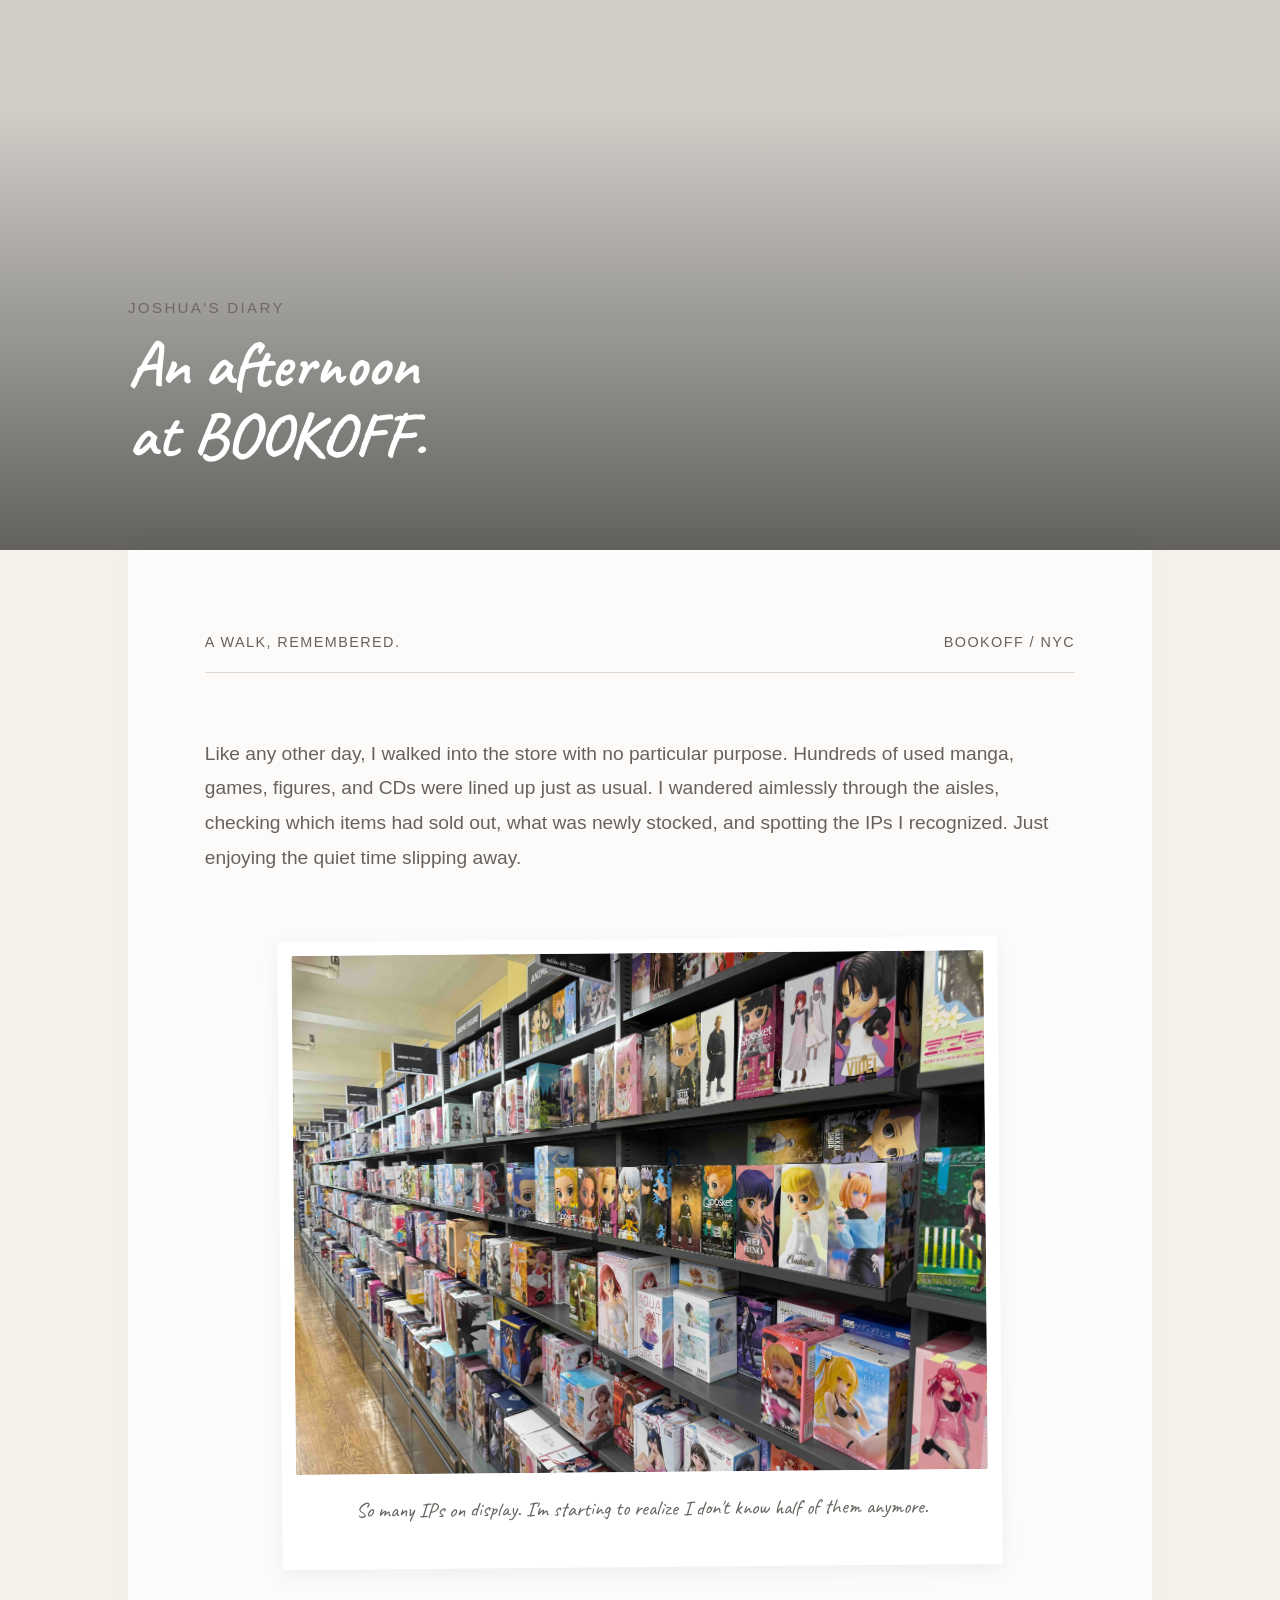
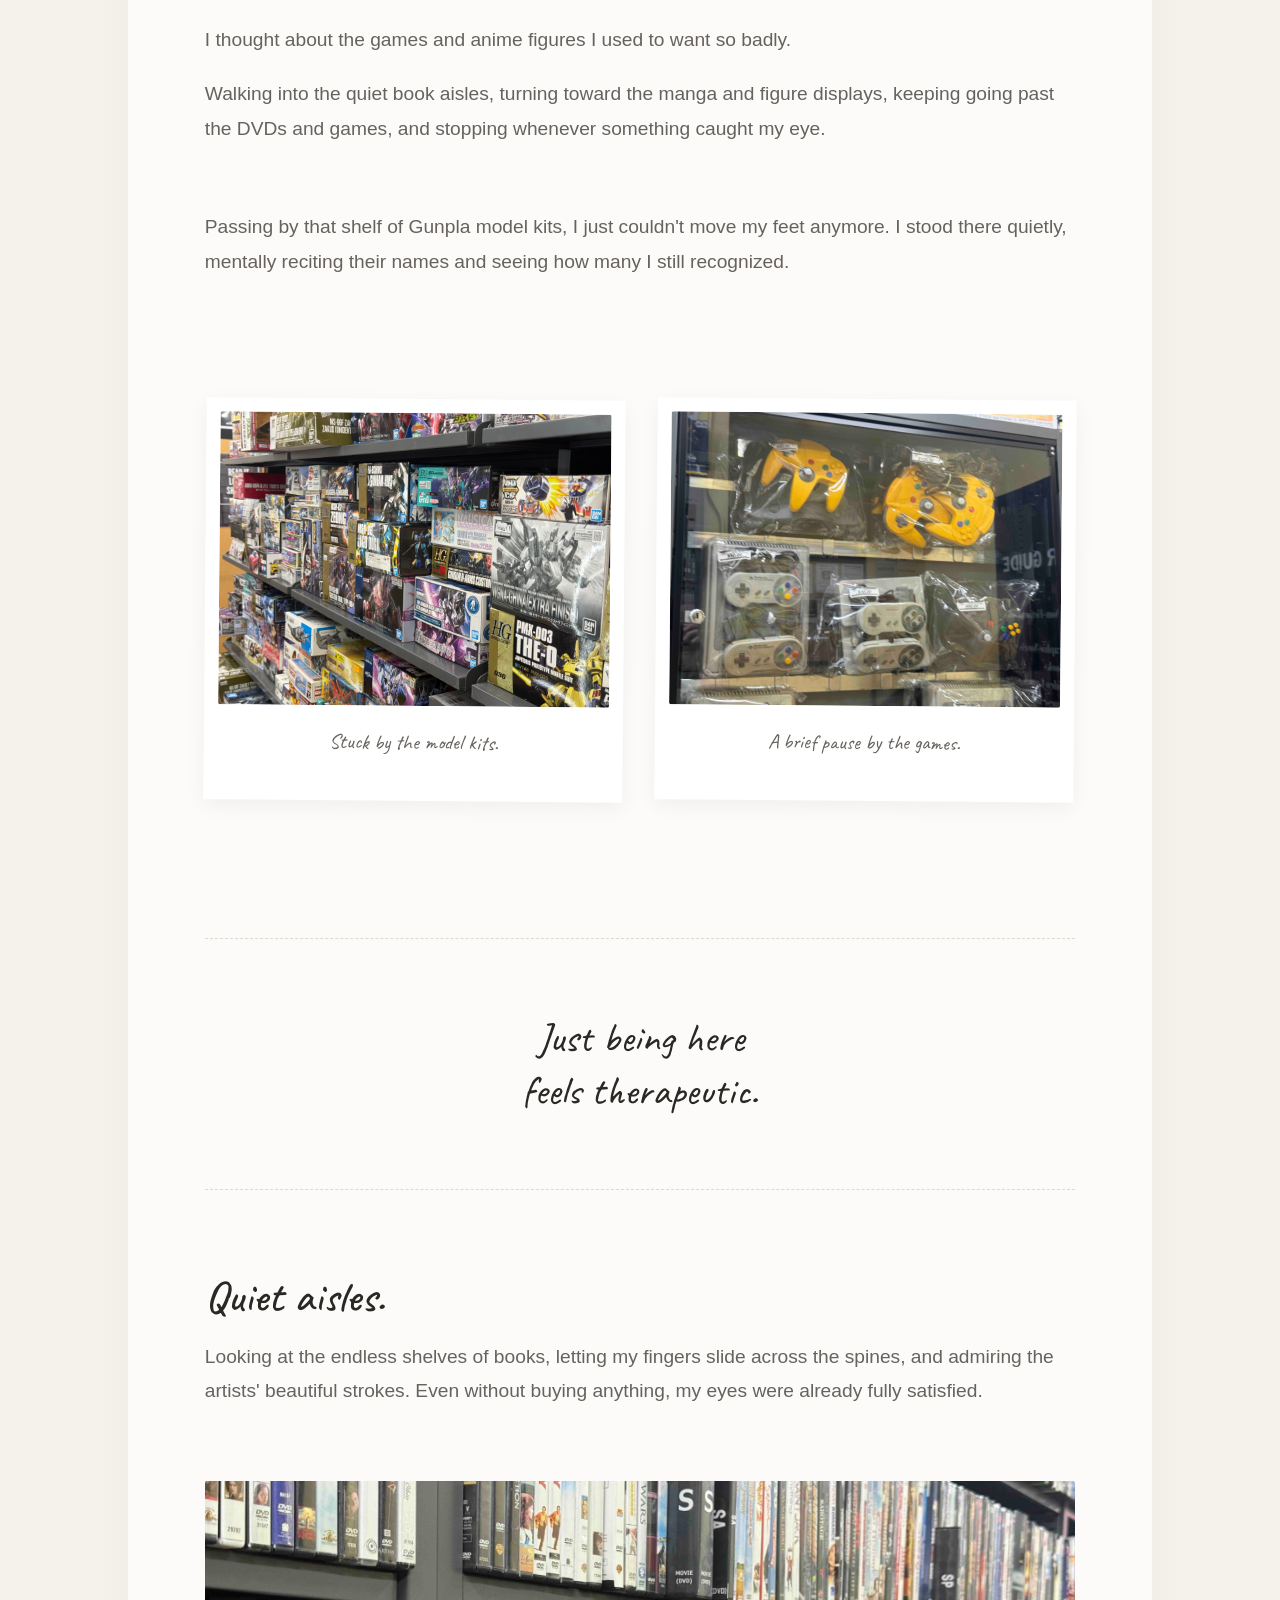
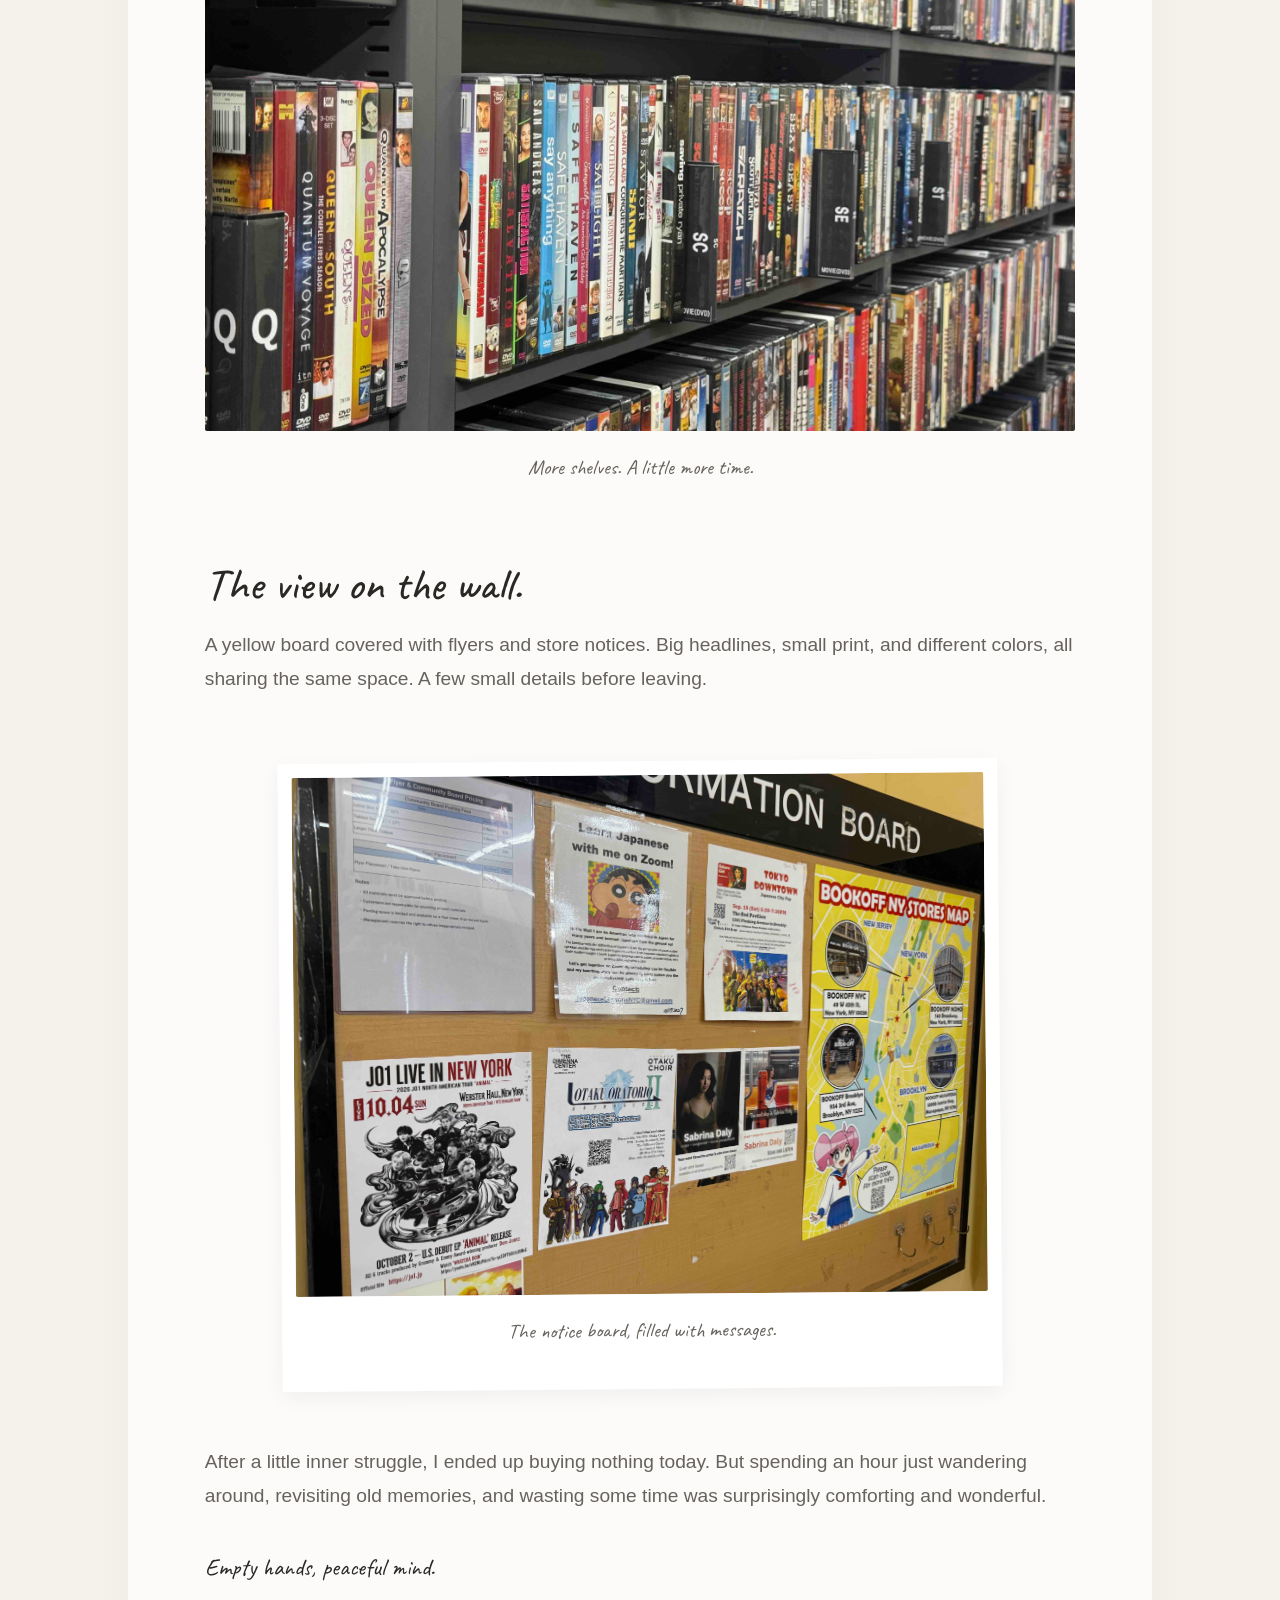
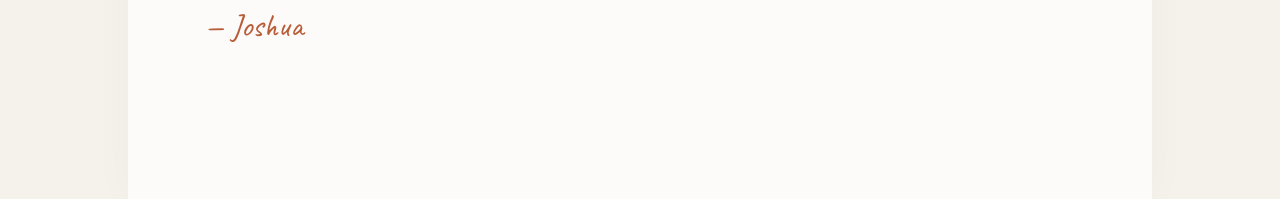
<file: projects/walk/index.html>
<!DOCTYPE html>
<html lang="en">

<head>
  <meta charset="utf-8">
  <meta name="viewport" content="width=device-width, initial-scale=1">

  <title>BOOKOFF Afternoon — Joshua's Diary</title>

  <link rel="preconnect" href="https://fonts.googleapis.com">
  <link rel="preconnect" href="https://fonts.gstatic.com" crossorigin>
  <link
    href="https://fonts.googleapis.com/css2?family=Caveat:wght@400;500;600&display=swap"
    rel="stylesheet"
  >

  <link rel="stylesheet" href="./main.css">
</head>

<body>

  <header class="hero">
    <video
      class="hero-video"
      src="imgs/BOOKOFF 1.mp4"
      autoplay
      muted
      loop
      playsinline
      aria-hidden="true"
    ></video>

    <div class="hero-text">
      <p class="eyebrow">Joshua's Diary</p>
      <h1>An afternoon<br>at BOOKOFF.</h1>
    </div>
  </header>

  <main id="diary" class="diary">

    <div class="diary-top">
      <span>A walk, remembered.</span>
      <span>BOOKOFF / NYC</span>
    </div>

    <!-- 第 01 段 -->
    <section class="diary-block">
      <p>
        Like any other day, I walked into the store with no particular purpose. Hundreds of used manga, games, figures, and CDs were lined up just as usual. I wandered aimlessly through the aisles, checking which items had sold out, what was newly stocked, and spotting the IPs I recognized. Just enjoying the quiet time slipping away.
      </p>
    </section>

    <figure class="photo-print">
      <img
        src="imgs/BOOKOFF 10.jpeg"
        alt="Shelves filled with colorful boxes of collectible figures"
        loading="lazy"
      >
      <figcaption>So many IPs on display. I'm starting to realize I don't know half of them anymore.</figcaption>
    </figure>

    <!-- 第 02 段 -->
    <section class="diary-block">
      <p>
        I thought about the games and anime figures I used to want so badly.
      </p>
      <p>
        Walking into the quiet book aisles, turning toward the manga and figure displays, keeping going past the DVDs and games, and stopping whenever something caught my eye.
      </p>
    </section>

    <!-- 第 03 段 -->
    <section class="diary-block">
      <p>
        Passing by that shelf of Gunpla model kits, I just couldn't move my feet anymore. I stood there quietly, mentally reciting their names and seeing how many I still recognized.
      </p>
    </section>

    <div class="photo-pair">
      <figure class="photo-print">
        <img
          src="imgs/BOOKOFF 4.jpg"
          alt="Illustrated model kit boxes stacked on store shelves"
          loading="lazy"
        >
        <figcaption>Stuck by the model kits.</figcaption>
      </figure>

      <figure class="photo-print">
        <img
          src="imgs/BOOKOFF 15.jpeg"
          alt="Video game controllers displayed inside a glass cabinet"
          loading="lazy"
        >
        <figcaption>A brief pause by the games.</figcaption>
      </figure>
    </div>

    <!-- 过渡名言 -->
    <div class="diary-pause">
      <p class="pull-quote">
        Just being here<br>feels therapeutic.
      </p>
    </div>
    <section class="diary-block">
      <h2>Quiet aisles.</h2>
      <p>
        Looking at the endless shelves of books, letting my fingers slide across the spines, and admiring the artists' beautiful strokes. Even without buying anything, my eyes were already fully satisfied.
      </p>
    </section>

    <figure class="wide-photo">
      <img
        src="imgs/BOOKOFF 14.jpeg"
        alt="Rows of books and media neatly arranged on shelves"
        loading="lazy"
      >
      <figcaption>More shelves. A little more time.</figcaption>
    </figure>

    <!-- 第 05 段 -->
    <section class="diary-block">
      <h2>The view on the wall.</h2>
      <p>
        A yellow board covered with flyers and store notices. Big headlines, small print, and different colors, all sharing the same space. A few small details before leaving.
      </p>
    </section>

    <figure class="photo-print">
      <img
        src="imgs/BOOKOFF 12.jpeg"
        alt="A yellow information board covered with store notices and promotional flyers"
        loading="lazy"
      >
      <figcaption>The notice board, filled with messages.</figcaption>
    </figure>

    <!-- 结尾 -->
    <section class="diary-block ending">
      <p>
        After a little inner struggle, I ended up buying nothing today. But spending an hour just wandering around, revisiting old memories, and wasting some time was surprisingly comforting and wonderful.
      </p>
      <p class="closing-line">Empty hands, peaceful mind.</p>
      <p class="signature">— Joshua</p>
    </section>

  </main>

</body>
</html>
</file>
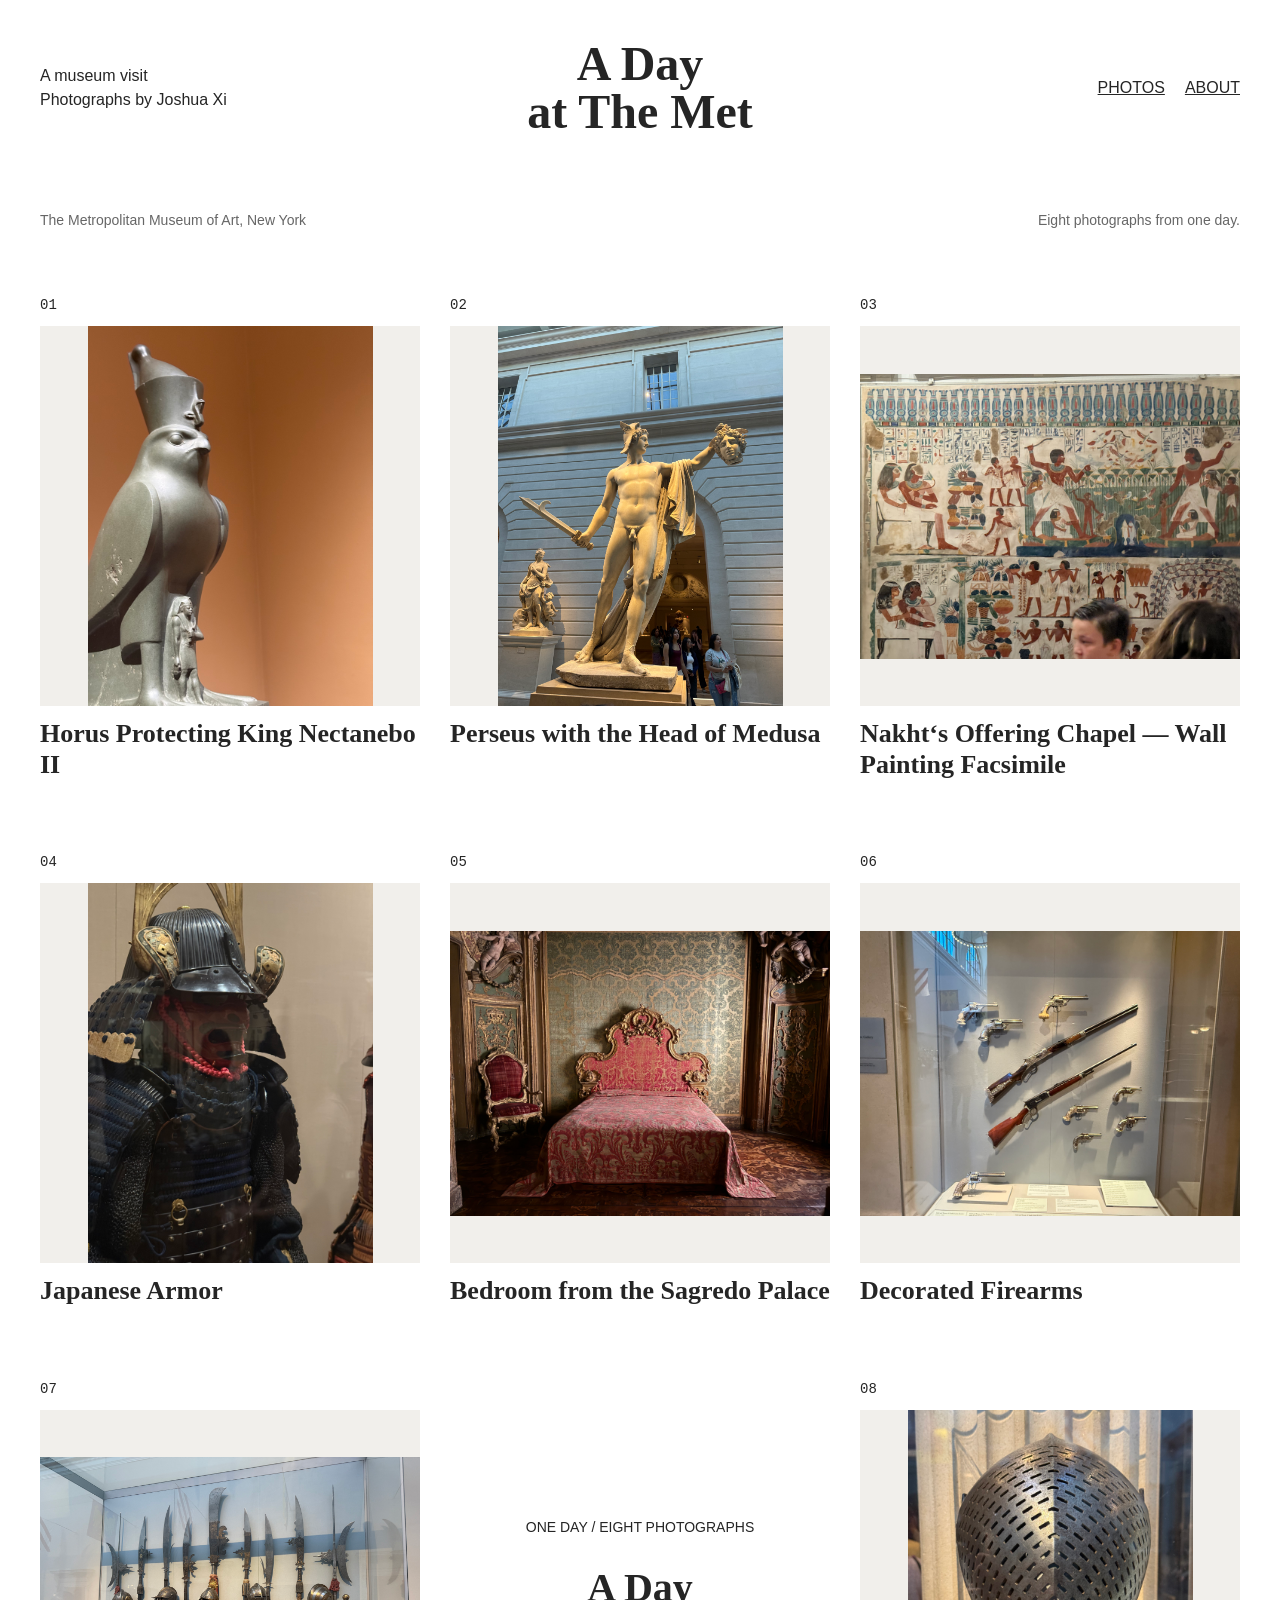
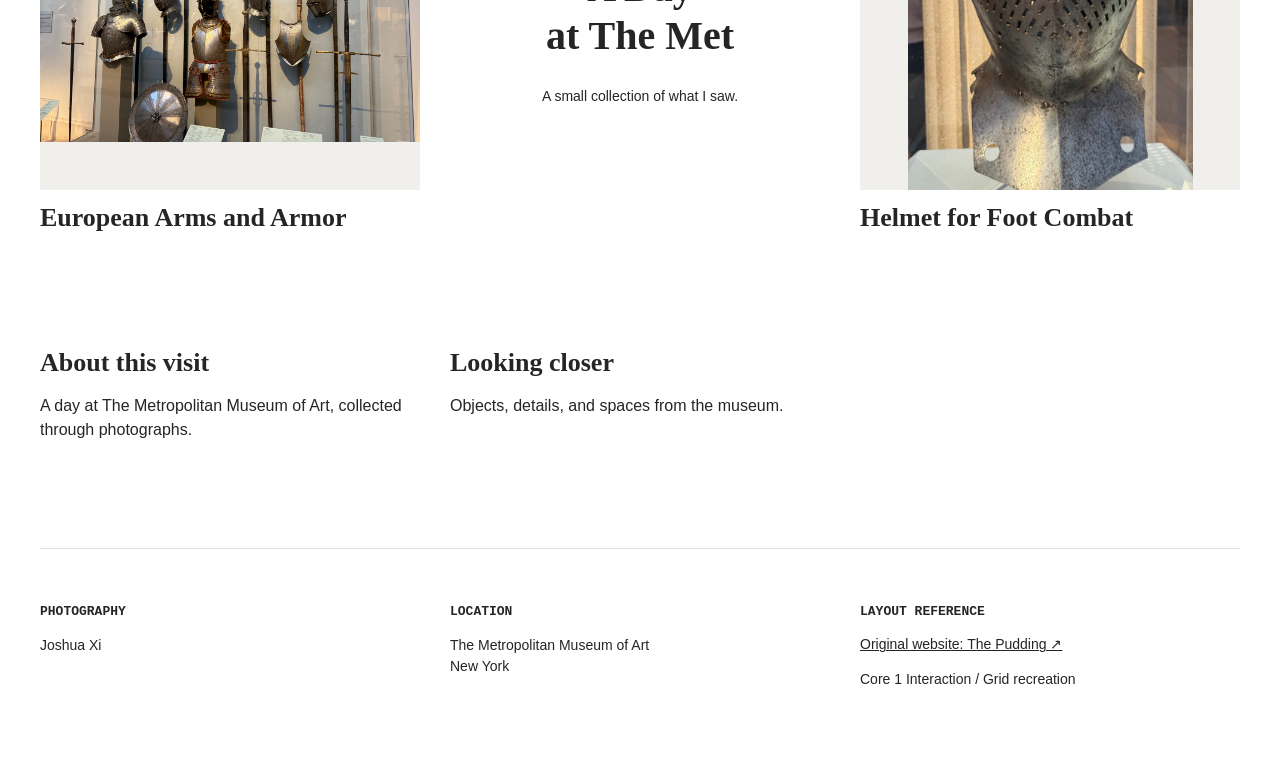
<file: projects/grid/recreation/index.html>
<!DOCTYPE html>
<html lang="en">

<head>
  <meta charset="UTF-8">
  <meta name="viewport" content="width=device-width, initial-scale=1">
  <title>A Day at The Met</title>
  <link rel="stylesheet" href="main.css">
</head>

<body>

  <header class="header">
    <p>
      A museum visit<br>
      Photographs by Joshua Xi
    </p>

    <h1>
      A Day<br>
      at The Met
    </h1>

    <nav>
      <a href="#photos">PHOTOS</a>
      <a href="#about">ABOUT</a>
    </nav>
  </header>

  <main>

    <div class="intro">
      <p>The Metropolitan Museum of Art, New York</p>
      <p>Eight photographs from one day.</p>
    </div>

    <section class="gallery" id="photos">

      <article class="card">
        <p class="number">01</p>
        <img src="img/recreation 1.jpg" alt="Museum photograph 1">
        <h2>Horus Protecting King Nectanebo II</h2>
      </article>

      <article class="card">
        <p class="number">02</p>
        <img src="img/recreation 2.jpg" alt="Museum photograph 2">
        <h2>Perseus with the Head of Medusa</h2>
      </article>

      <article class="card">
        <p class="number">03</p>
        <img src="img/recreation 3.jpg" alt="Museum photograph 3">
        <h2>Nakht‘s Offering Chapel — Wall Painting Facsimile</h2>
      </article>

      <article class="card">
        <p class="number">04</p>
        <img src="img/recreation 4.jpg" alt="Museum photograph 4">
        <h2>Japanese Armor</h2>
      </article>

      <article class="card">
        <p class="number">05</p>
        <img src="img/recreation 5.jpg" alt="Museum photograph 5">
        <h2>Bedroom from the Sagredo Palace</h2>
      </article>

      <article class="card">
        <p class="number">06</p>
        <img src="img/recreation 6.jpg" alt="Museum photograph 6">
        <h2>Decorated Firearms</h2>
      </article>

      <article class="card">
        <p class="number">07</p>
        <img src="img/recreation 7.jpg" alt="Museum photograph 7">
        <h2>European Arms and Armor</h2>
      </article>

      <aside class="visit-note">
        <p>ONE DAY / EIGHT PHOTOGRAPHS</p>

        <h2>
          A Day<br>
          at The Met
        </h2>

        <p>A small collection of what I saw.</p>
      </aside>

      <article class="card">
        <p class="number">08</p>
        <img src="img/recreation 8.jpg" alt="Museum photograph 8">
        <h2>Helmet for Foot Combat</h2>
      </article>

    </section>

    <section class="details" id="about">

      <div>
        <h2>About this visit</h2>
        <p>
          A day at The Metropolitan Museum of Art,
          collected through photographs.
        </p>
      </div>

      <div>
        <h2>Looking closer</h2>
        <p>
          Objects, details, and spaces from the museum.
        </p>
      </div>

    </section>

  </main>

  <footer class="footer">

    <div>
      <h3>PHOTOGRAPHY</h3>
      <p>Joshua Xi</p>
    </div>

    <div>
      <h3>LOCATION</h3>
      <p>
        The Metropolitan Museum of Art<br>
        New York
      </p>
    </div>

    <div>
      <h3>LAYOUT REFERENCE</h3>

      <a href="https://pudding.cool/">
        Original website: The Pudding ↗
      </a>

      <p>Core 1 Interaction / Grid recreation</p>
    </div>

  </footer>

</body>

</html>
</file>
<file: main.css>
* {
  box-sizing: border-box;
}

body {
  margin: 0;
  padding: 60px 24px;
  background-color: #2635a5;
  color: white;
  font-family: "Courier New", Courier, monospace;
}

.wrapper {
  max-width: 800px;
  margin: 0 auto;
}

.heading {
  margin-bottom: 70px;
  text-align: center;
}

h1 {
  margin: 0 0 20px;
  font-family: "Yatra One", cursive;
  font-size: 88px;
  font-weight: normal;
  line-height: 1.1;
}

.heading p {
  max-width: 500px;
  margin: 0 auto;
  font-size: 16px;
  line-height: 1.6;
}

.entry {
  border-top: 1px solid white;
}

.entry:last-child {
  border-bottom: 1px solid white;
}

.entry a {
  display: block;
  padding: 28px 12px;
  color: white;
  font-size: 36px;
  text-decoration: none;
}

.entry a:hover {
  background-color: white;
  color: #2635a5;
}

footer {
  margin-top: 40px;
  text-align: center;
}

footer a {
  color: white;
  font-size: 16px;
  text-underline-offset: 5px;
}

@media (max-width: 600px) {
  body {
    padding: 40px 20px;
  }

  h1 {
    font-size: 52px;
  }

  .heading {
    margin-bottom: 45px;
  }

  .entry a {
    padding: 24px 12px;
    font-size: 28px;
  }
}
</file>
<file: project/recipe/style.css>
body {
  margin: 0;
  font-family: Arial, Helvetica, sans-serif;
  background-color: rgb(35, 58, 97);
  color: rgb(232, 190, 40);
}

.title {
  color: rgb(232, 190, 40);
  padding: 60px 40px;

  min-height: 100vh;
  box-sizing: border-box;
}

h1 {
  font-size: 180px;
  padding: 0;
  margin: 0;
}

.title h2 {
  font-size: 80px;
  padding: 0;
  margin-top: 40px;
}

.title h3 {
  margin-top: 80px;
  font-size: 35px;
}


.section {
  padding: 60px 40px;
  text-align: center;
}

.section h2 {
  font-size: 80px;
  padding: 0;
  margin-top: 0;
}

h3 {
  margin-top: 40px;
  font-size: 35px;
}

p {
  font-size: 20px;
  line-height: 1.5;
}


.results-container {
  display: flex;
  justify-content: center;
  gap: 80px;
  align-items: flex-start;
}

.result {
  width: 600px;
  margin-bottom: 60px;
  text-align: center;
}

.photo-container {
  display: flex;
  justify-content: center;
  gap: 20px;
}

.photo-item {
  width: 280px;
  text-align: center;
}

.result-image-box img {
  width: 100%;
  height: 100%;
  object-fit: contain;
}
</file>
<file: projects/analysis/main.css>
* {
  box-sizing: border-box;
}

html {
  scroll-behavior: smooth;
}

body {
  background-color: #f7f6f5;
  color: #222;
  max-width: 1200px;
  margin: 0 auto;
  padding: 40px;
  font-family: Arial, Helvetica, sans-serif;
  font-size: 16px;
  line-height: 1.6;
}

h1 {
  margin: 24px 0 8px;
  font-family: Georgia, 'Times New Roman', serif;
  font-size: 52px;
  line-height: 1.1;
}

h2 {
  margin: 0 0 20px;
  font-size: 30px;
  line-height: 1.2;
}

h3 {
  margin: 30px 0 10px;
  font-size: 19px;
  line-height: 1.3;
}

.grid-col-2 > div > h3:first-child {
  margin-top: 0;
}

p {
  margin: 0 0 18px;
}

a {
  color: #253e87;
  text-underline-offset: 4px;
}

a:hover {
  color: #8b2c50;
}

#table-of-contents {
  margin: 40px 0 70px;
}

#table-of-contents ul {
  display: flex;
  flex-wrap: wrap;
  gap: 12px 30px;
  padding: 0;
  list-style: none;
}

section {
  margin-top: 80px;
  scroll-margin-top: 30px;
}

img {
  display: block;
  width: 100%;
  height: auto;
}

.grid-col-2 {
  display: grid;
  grid-template-columns: minmax(0, 1fr) minmax(0, 1fr);
  gap: 40px;
  align-items: start;
  margin-top: 30px;
}

pre {
  white-space: pre-wrap;
  overflow-wrap: anywhere;
  background-color: #fffef3;
  border: 1px solid #d8d5b4;
  padding: 22px;
  margin: 20px 0 0;
  font-size: 13px;
  line-height: 1.6;
}

code {
  font-family: 'Courier New', monospace;
  overflow-wrap: anywhere;
}

p code, li code {
  font-size: 0.9em;
}

#questions ul {
  padding-inline-start: 24px;
  max-width: 800px;
}

#questions li {
  margin-bottom: 18px;
}

footer {
  margin-top: 90px;
  padding: 25px 0 10px;
  font-size: 14px;
}

footer p {
  margin-bottom: 5px;
}

@media (max-width: 700px) {
  body {
    padding: 24px;
  }

  h1 {
    font-size: 40px;
  }

  .grid-col-2 {
    grid-template-columns: 1fr;
    gap: 30px;
  }

  section {
    margin-top: 60px;
  }

  pre {
    padding: 16px;
    font-size: 12px;
  }
}
</file>
<file: projects/clock/main.css>
body {
  margin: 0;
  min-height: 100vh;

  display: flex;
  justify-content: center;
  align-items: center;

  background-color: #b6dce8;
}

.sundial {
  position: relative;
  width: 80vw;
}

.base {
  display: block;
  width: 100%;
}

.shadow {
  position: absolute;
  left: 50%;
  top: 44%;
  height: auto;
  width: 29.2%;
  transform: translateY(-50%) rotate(30deg);
  transform-origin: 3.3% center;

  opacity: 0.35;
  filter: blur(3px);
}

.pointer {
  position: absolute;
  left: 50%;
  bottom: 54%;

  width: 2.25%;
  transform: translateX(-50%);
}
</file>
<file: projects/Collabrative Zine/style.css>
* {
  box-sizing: border-box;
}

body {
  min-height: 100vh;
  margin: 0;
  padding: 24px 12px 16px;
  display: flex;
  flex-direction: column;
  background: #181818;
  color: #f7f4ea;
  font-family: Arial, sans-serif;
}

header {
  display: flex;
  justify-content: space-between;
  align-items: center;
  gap: 16px;
  margin-bottom: 24px;
}

.zine {
  margin: 0 0 10px;
  font-size: 14px;
  letter-spacing: 2px;
  text-transform: uppercase;
}

h1 {
  margin: 0;
  font-size: 42px;
  line-height: 1;
  letter-spacing: -2px;
}

.pin {
  display: flex;
  justify-content: center;
  align-items: center;
  width: 64px;
  min-width: 64px;
  height: 64px;
  border-radius: 50%;
  background: #ffdf35;
  color: #181818;
  font-size: 14px;
  font-weight: bold;
}

main {
  flex: 1;
  display: flex;
  flex-direction: column;
}

.tracks {
  flex: 1;
  display: flex;
  min-height: 280px;
  color: #181818;
}

.track {
  width: 10%;
  min-width: 0;
  padding-top: 16px;
  overflow: hidden;
}

.track.active {
  width: 60%;
}

.orange { background: #f39027; }
.red    { background: #ff4e78; }
.blue   { background: #00bad2; }
.pink   { background: #f236bf; }
.green  { background: #51e441; }

.track-number {
  display: block;
  text-align: center;
  font-family: monospace;
  font-size: 14px;
  font-weight: bold;
}

.track.active .track-number {
  padding-left: 16px;
  text-align: left;
}

.track-info {
  padding: 24px 16px;
}

.track h2 {
  margin: 0;
  font-size: 36px;
  line-height: 1.1;
}

.english-title {
  max-width: 320px;
  margin: 10px 0 0;
  font-size: 18px;
  font-weight: bold;
  line-height: 1.2;
}

.artist {
  margin: 14px 0 0;
  font-size: 16px;
}

.controls {
  display: flex;
  flex-wrap: wrap;
  justify-content: space-between;
  align-items: center;
  gap: 16px;
  margin-top: 20px;
}

.intro {
  max-width: 480px;
  margin: 0;
  color: #d3cfc7;
  font-size: 16px;
  line-height: 1.5;
}

button {
  min-height: 44px;
  padding: 10px 16px;
  border: 1px solid #f7f4ea;
  background: transparent;
  color: #f7f4ea;
  font-size: 16px;
  cursor: pointer;
}

button:hover {
  border-color: #ffdf35;
  color: #ffdf35;
}

footer {
  margin-top: 24px;
}

footer a {
  color: #d3cfc7;
  font-size: 14px;
}
</file>
<file: projects/recreation/main.css>
* {
  box-sizing: border-box;
}

body {
  max-width: 1280px;
  margin: 0 auto;
  padding: 0 40px;
  background-color: white;
  color: #252525;
  font-family: Arial, sans-serif;
  line-height: 1.5;
}

a {
  color: inherit;
}

.header {
  display: grid;
  grid-template-columns: 1fr 1fr 1fr;
  gap: 30px;
  align-items: center;
  padding: 40px 0;
}

.header h1 {
  margin: 0;
  font-family: Georgia, serif;
  font-size: 48px;
  line-height: 1;
  text-align: center;
}

.header nav {
  display: flex;
  justify-content: flex-end;
  gap: 20px;
}

.intro {
  display: flex;
  justify-content: space-between;
  gap: 20px;
  margin: 20px 0 50px;
  color: #666;
  font-size: 14px;
}

.gallery,
.details,
.footer {
  display: grid;
  grid-template-columns: repeat(3, 1fr);
  column-gap: 30px;
  row-gap: 60px;
}

.card {
  min-width: 0;
}

.number {
  margin: 0 0 10px;
  font-family: "Courier New", monospace;
  font-size: 14px;
}

.card img {
  display: block;
  width: 100%;
  aspect-ratio: 1;
  object-fit: contain;
  background-color: #f1efeb;
}

h2 {
  margin: 12px 0;
  font-family: Georgia, serif;
  font-size: 26px;
  line-height: 1.2;
}

.visit-note {
  display: flex;
  flex-direction: column;
  justify-content: center;
  text-align: center;
  padding: 20px;
}

.visit-note h2 {
  font-size: 40px;
}

.visit-note p {
  font-size: 14px;
}

.details {
  margin: 90px 0;
}

.footer {
  padding: 40px 0 70px;
  border-top: 1px solid #ddd;
  font-size: 14px;
}

.footer h3 {
  font-family: "Courier New", monospace;
  font-size: 13px;
}

@media (max-width: 900px) {
  .header {
    grid-template-columns: 1fr;
    gap: 15px;
  }

  .header h1 {
    text-align: start;
  }

  .header nav {
    justify-content: flex-start;
  }

  .gallery,
  .details {
    grid-template-columns: repeat(2, 1fr);
  }
}
</file>
<file: projects/walk/main.css>
:root {
  --paper-bg: #f5f2eb;
  --paper-texture: #fcfbfa;
  --ink-dark: #2a2825;
  --ink-muted: #66625d;
  --accent-color: #b85d38;
  --border-color: #ded9cf;
  --font-serif: "Caveat", cursive, serif;
  --font-sans: -apple-system, BlinkMacSystemFont, "Segoe UI", Roboto, Helvetica, Arial, sans-serif;
}

* {
  box-sizing: border-box;
}

html {
  scroll-behavior: smooth;
}

body {
  margin: 0;
  padding: 0;
  background-color: var(--paper-bg);
  color: var(--ink-dark);
  font-family: var(--font-sans);
  line-height: 1.8;
  -webkit-font-smoothing: antialiased;
}

.hero {
  position: relative;
  width: 100%;
  height: 550px;
  display: flex;
  flex-direction: column;
  justify-content: flex-end;
  padding: 4rem 10%;
  overflow: hidden;
  color: #fff;
}

.hero-video {
  position: absolute;
  top: 0;
  left: 0;
  width: 100%;
  height: 100%;
  object-fit: cover;
  z-index: 1;
}

.hero::after {
  content: "";
  position: absolute;
  top: 0;
  left: 0;
  width: 100%;
  height: 100%;
  background: linear-gradient(
    to bottom,
    rgba(0, 0, 0, 0.15) 20%,
    rgba(0, 0, 0, 0.6) 100%
  );
  z-index: 2;
}

.hero-text {
  position: relative;
  z-index: 3;
}

.eyebrow {
  font-size: 0.95rem;
  text-transform: uppercase;
  letter-spacing: 0.15em;
  margin: 0 0 0.5rem 0;
  opacity: 0.85;
}

.hero h1 {
  font-size: clamp(3rem, 5vw, 5.5rem);
  font-weight: 700;
  line-height: 1.1;
  margin: 0 0 1rem 0;
  font-family: var(--font-serif);
}

/* Diary Container - 你可以在这里根据需要自行微调 max-width */
.diary {
  max-width: 80%; 
  margin: 0 auto;
  padding: 5rem 6%;
  background-color: var(--paper-texture);
  box-shadow: 0 0 40px rgba(0, 0, 0, 0.03);
}

.diary-top {
  display: flex;
  justify-content: space-between;
  font-size: 0.9rem;
  text-transform: uppercase;
  letter-spacing: 0.1em;
  color: var(--ink-muted);
  border-bottom: 1px solid var(--border-color);
  padding-bottom: 1rem;
  margin-bottom: 4rem;
}

.diary-block {
  margin-bottom: 4rem;
}

h2 {
  font-family: var(--font-serif);
  font-size: clamp(2.2rem, 3.5vw, 3rem);
  font-weight: 500;
  color: var(--ink-dark);
  line-height: 1.2;
  margin-top: 0;
  margin-bottom: 1rem;
}

p {
  font-size: 1.2rem;
  color: var(--ink-muted);
  margin: 0 auto 1.2rem auto;
  margin-bottom: 1.2rem;
}

figure {
  margin: 3.5rem 0;
}

img {
  width: 100%;
  max-height: 550px;
  object-fit: cover;
  display: block;
  border-radius: 2px;
}

.photo-print {
  background: #fff;
  padding: 14px 14px 40px 14px;
  box-shadow: 0 6px 20px rgba(0, 0, 0, 0.05);
  transform: rotate(-0.5deg);
  max-width: 720px;
  margin-left: auto;
  margin-right: auto;
}

.photo-pair {
  display: grid;
  grid-template-columns: 1fr 1fr;
  gap: 2rem;
  margin: 3.5rem 0;
}

.photo-pair .photo-print {
  max-width: 100%;
  transform: rotate(0.5deg);
}

figcaption {
  font-family: var(--font-serif);
  font-size: 1.3rem;
  color: var(--ink-muted);
  text-align: center;
  margin-top: 1.1rem;
}

.wide-photo {
  margin: 4.5rem 0;
}

.diary-pause {
  text-align: center;
  padding: 4.5rem 0;
  border-top: 1px dashed var(--border-color);
  border-bottom: 1px dashed var(--border-color);
  margin: 5rem 0;
}

.pull-quote {
  font-family: var(--font-serif);
  font-size: clamp(2.2rem, 3.2vw, 3.2rem);
  color: var(--ink-dark);
  line-height: 1.3;
  margin: 0;
}

.closing-line {
  font-family: var(--font-serif);
  font-size: 1.5rem;
  color: var(--ink-dark);
  margin-top: 2rem;
  margin-bottom: 0.5rem;
}

.signature {
  font-family: var(--font-serif);
  font-size: 2rem;
  color: var(--accent-color);
  margin: 0;
}

.diary-footer {
  margin-top: 6rem;
  padding-top: 2rem;
  border-top: 1px solid var(--border-color);
  display: flex;
  justify-content: space-between;
  align-items: center;
  font-size: 0.95rem;
  color: var(--ink-muted);
}

.diary-footer a {
  color: var(--accent-color);
  text-decoration: none;
  font-weight: 500;
}

.diary-footer a:hover {
  text-decoration: underline;
}

@media (max-width: 768px) {
  .diary {
    padding: 3rem 1.25rem;
  }
  .photo-pair {
    grid-template-columns: 1fr;
  }
}
</file>
<file: projects/grid/recreation/main.css>
* {
  box-sizing: border-box;
}

body {
  max-width: 1280px;
  margin: 0 auto;
  padding: 0 40px;
  background-color: white;
  color: #252525;
  font-family: Arial, sans-serif;
  line-height: 1.5;
}

a {
  color: inherit;
}

.header {
  display: grid;
  grid-template-columns: 1fr 1fr 1fr;
  gap: 30px;
  align-items: center;
  padding: 40px 0;
}

.header h1 {
  margin: 0;
  font-family: Georgia, serif;
  font-size: 48px;
  line-height: 1;
  text-align: center;
}

.header nav {
  display: flex;
  justify-content: flex-end;
  gap: 20px;
}

.intro {
  display: flex;
  justify-content: space-between;
  gap: 20px;
  margin: 20px 0 50px;
  color: #666;
  font-size: 14px;
}

.gallery,
.details,
.footer {
  display: grid;
  grid-template-columns: repeat(3, 1fr);
  column-gap: 30px;
  row-gap: 60px;
}

.card {
  min-width: 0;
}

.number {
  margin: 0 0 10px;
  font-family: "Courier New", monospace;
  font-size: 14px;
}

.card img {
  display: block;
  width: 100%;
  aspect-ratio: 1;
  object-fit: contain;
  background-color: #f1efeb;
}

h2 {
  margin: 12px 0;
  font-family: Georgia, serif;
  font-size: 26px;
  line-height: 1.2;
}

.visit-note {
  display: flex;
  flex-direction: column;
  justify-content: center;
  text-align: center;
  padding: 20px;
}

.visit-note h2 {
  font-size: 40px;
}

.visit-note p {
  font-size: 14px;
}

.details {
  margin: 90px 0;
}

.footer {
  padding: 40px 0 70px;
  border-top: 1px solid #ddd;
  font-size: 14px;
}

.footer h3 {
  font-family: "Courier New", monospace;
  font-size: 13px;
}

@media (max-width: 900px) {
  .header {
    grid-template-columns: 1fr;
    gap: 15px;
  }

  .header h1 {
    text-align: start;
  }

  .header nav {
    justify-content: flex-start;
  }

  .gallery,
  .details {
    grid-template-columns: repeat(2, 1fr);
  }
}
</file>
